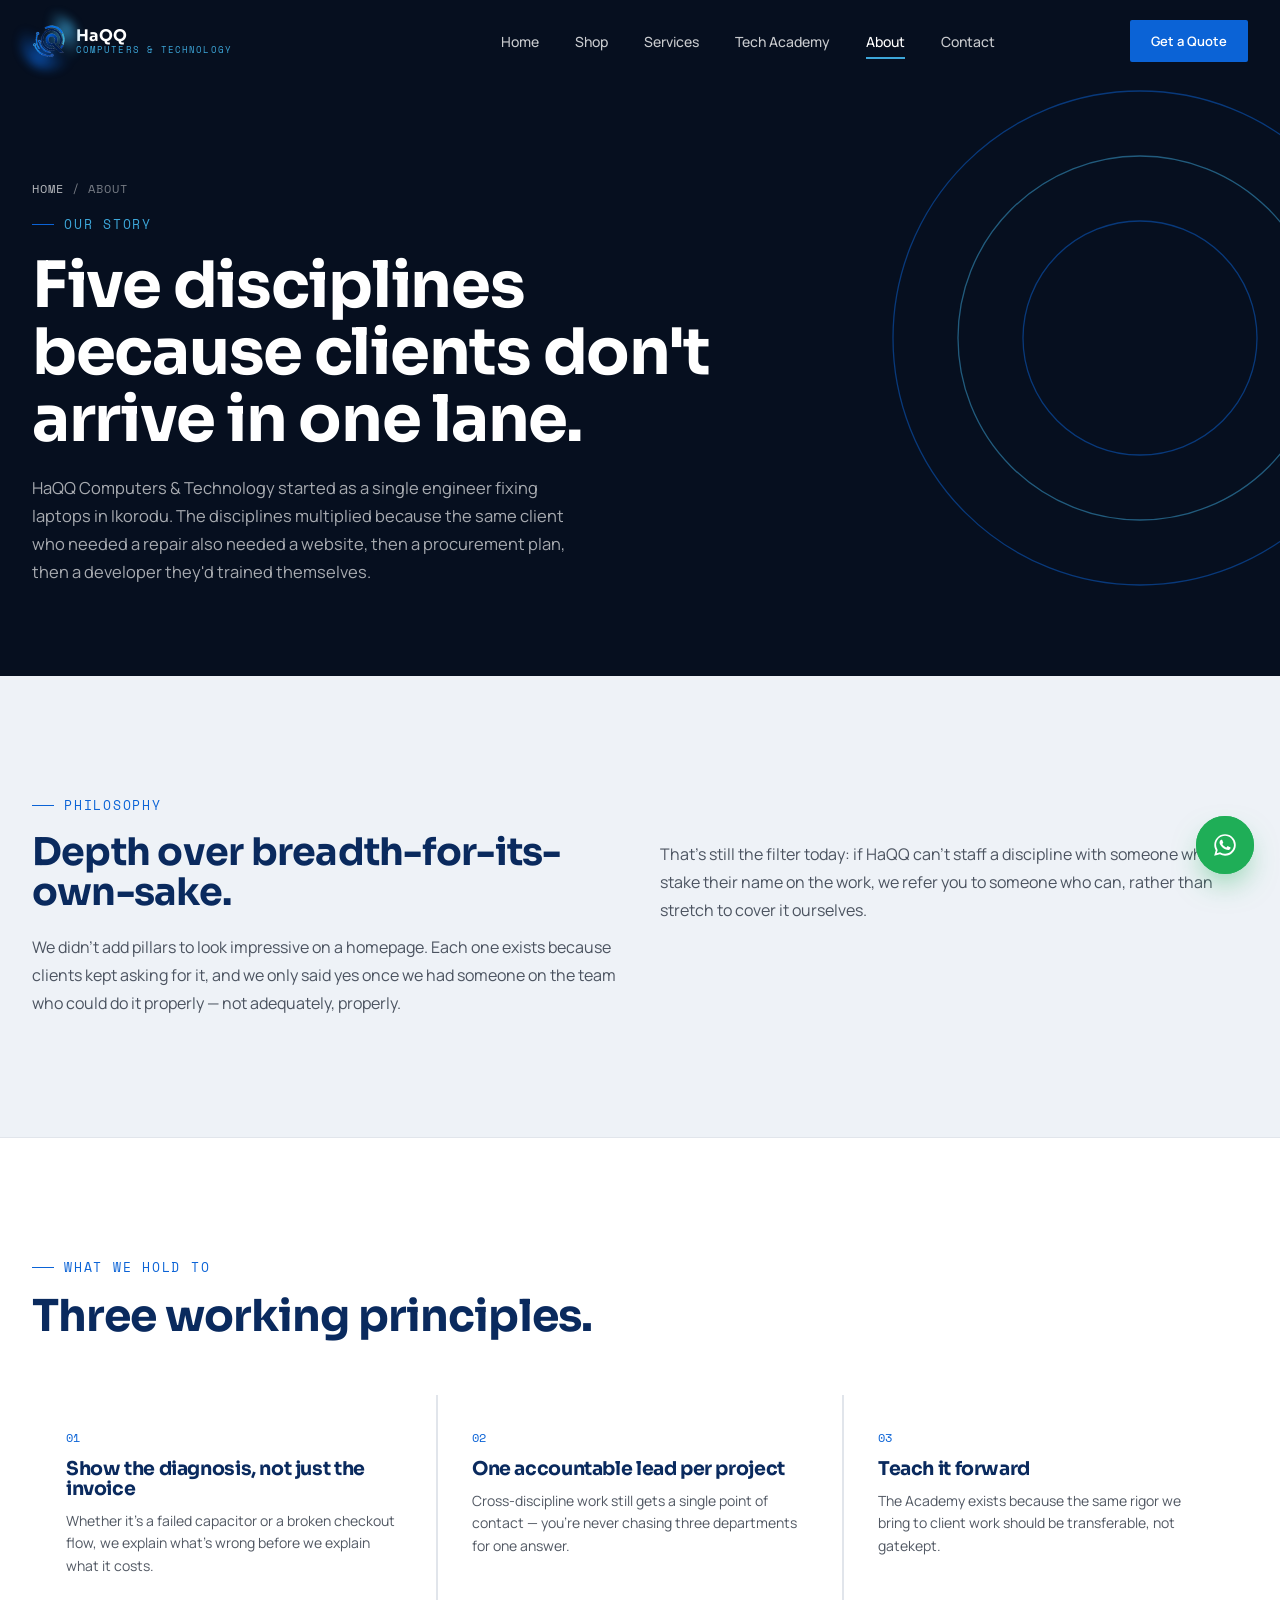
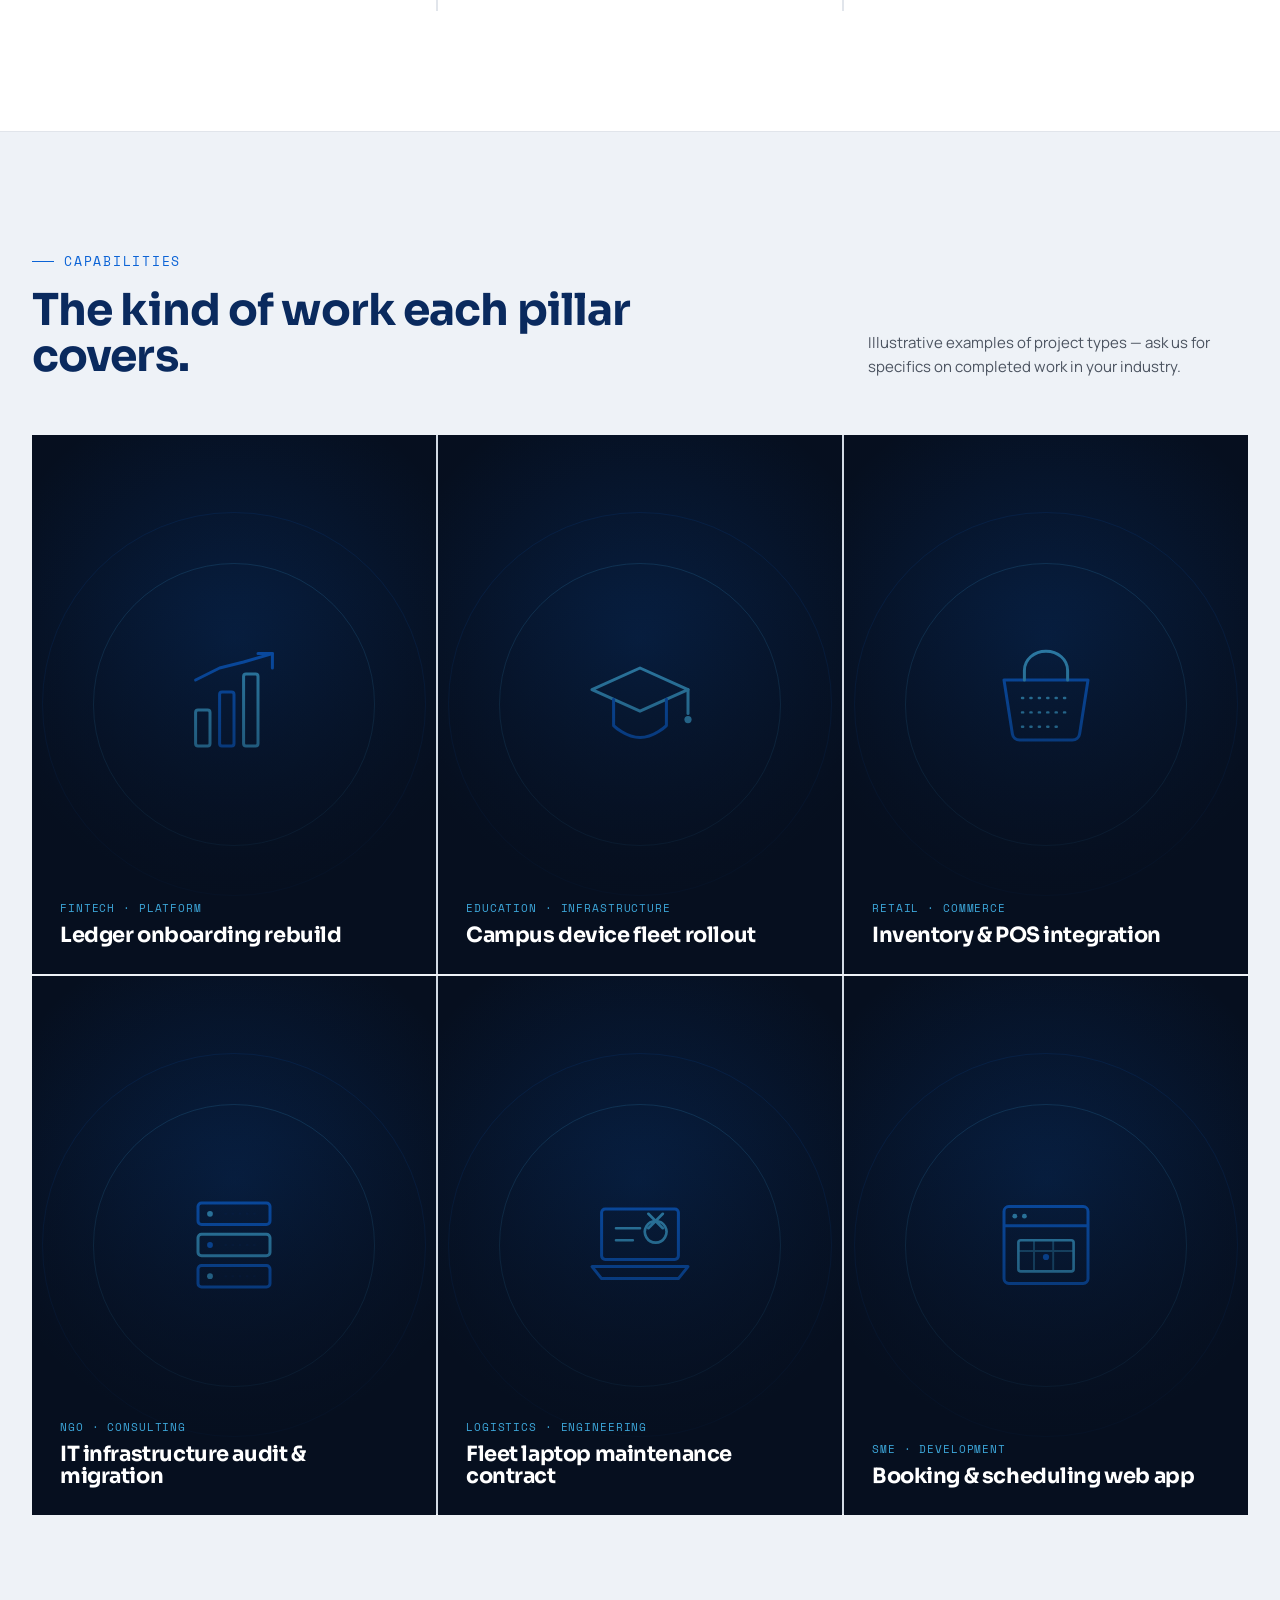
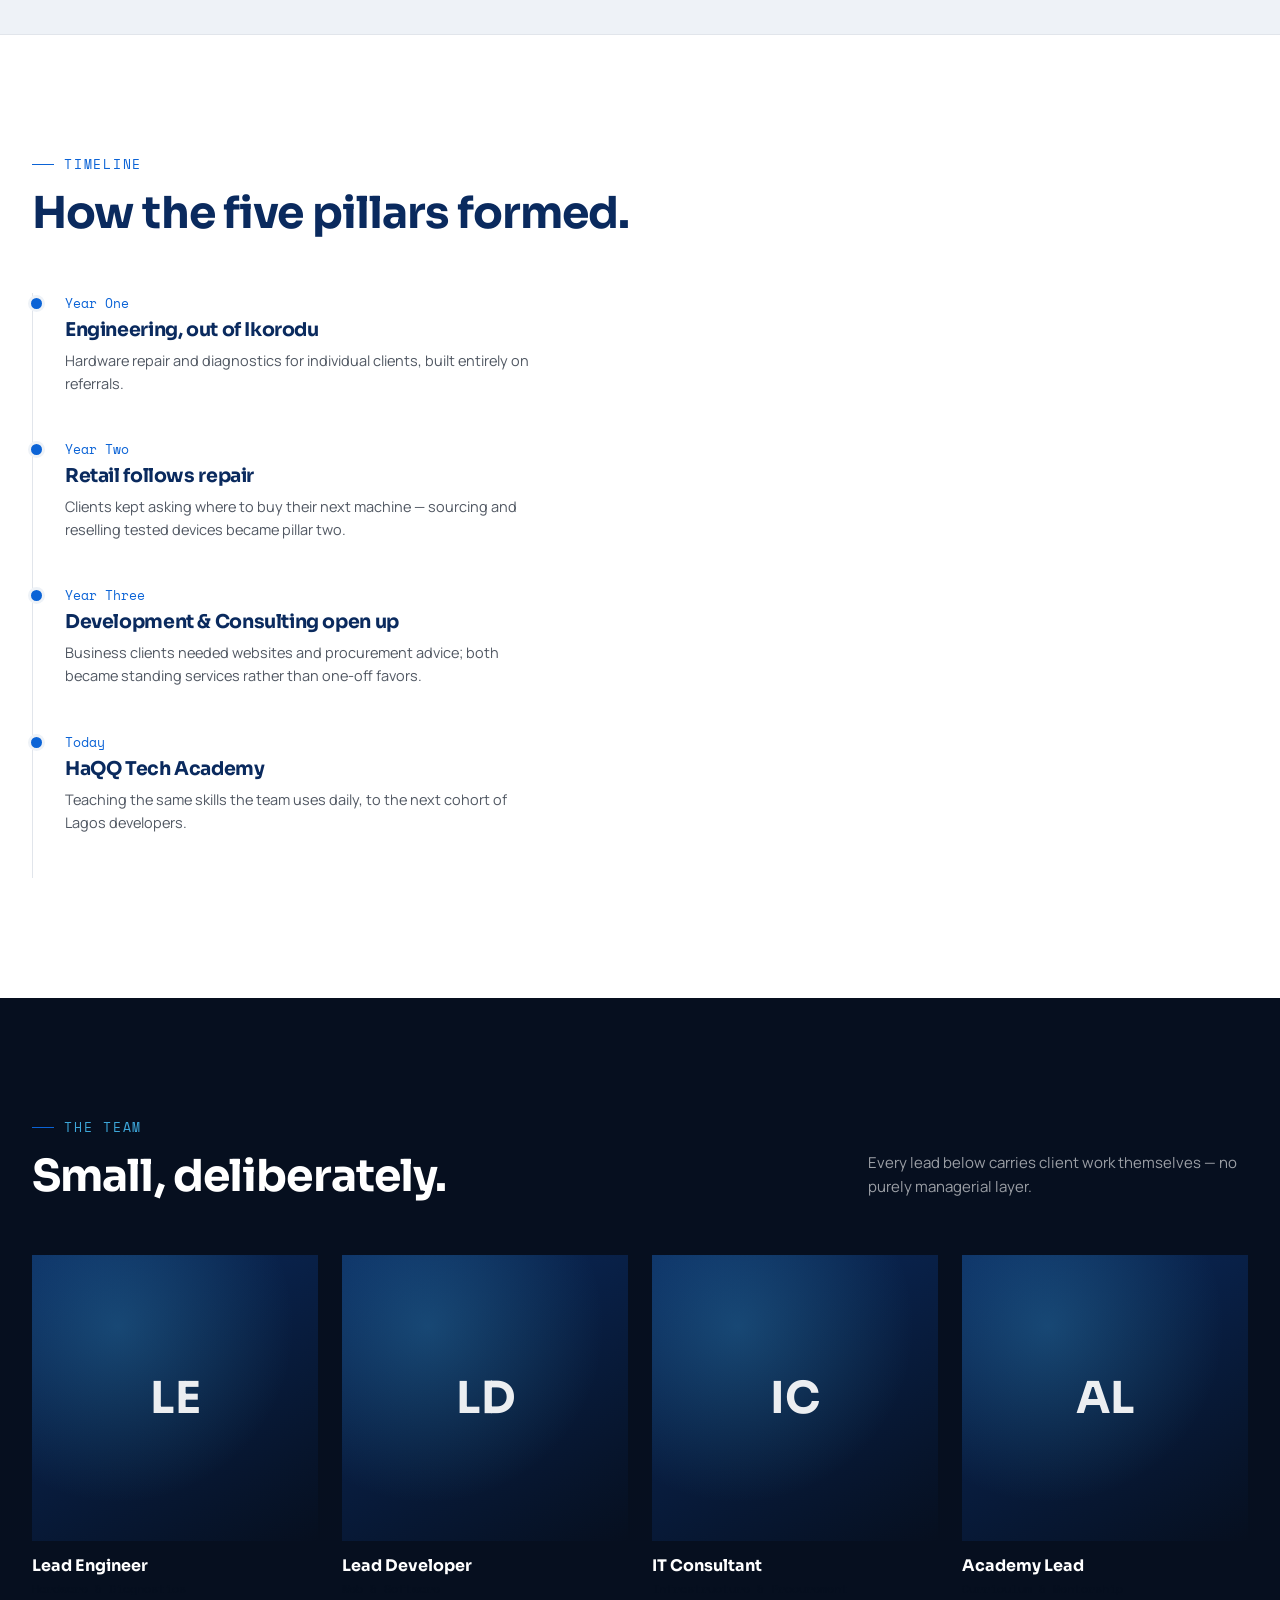
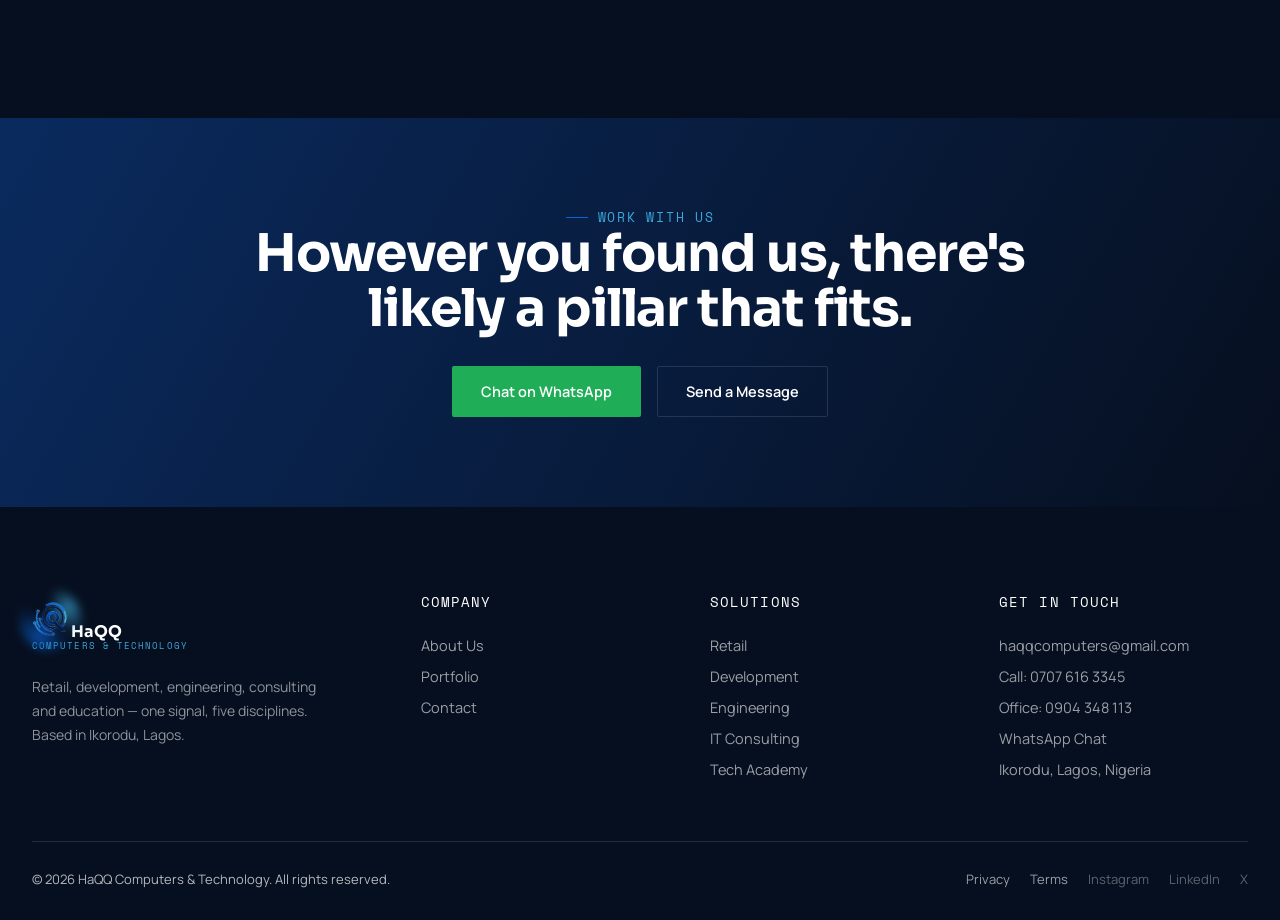
<file: about.html>
<!DOCTYPE html>
<html lang="en">
<head>
<meta charset="UTF-8">
<meta name="viewport" content="width=device-width, initial-scale=1.0">
<title>About Us & Portfolio | HaQQ Computers & Technology</title>
<meta name="description" content="The philosophy, team and portfolio behind HaQQ Computers & Technology, Lagos.">
<link rel="icon" href="assets/logo-icon.png">
<!-- Open Graph / social preview -->
<meta property="og:type" content="website">
<meta property="og:site_name" content="HaQQ Computers & Technology">
<meta property="og:title" content="About Us & Portfolio | HaQQ Computers & Technology">
<meta property="og:description" content="The philosophy, team and portfolio behind HaQQ Computers & Technology, Lagos.">
<meta property="og:url" content="https://haqqcomputers.netlify.app/about.html">
<meta property="og:image" content="https://haqqcomputers.netlify.app/assets/og-share.png">
<meta name="twitter:card" content="summary_large_image">
<meta name="twitter:title" content="About Us & Portfolio | HaQQ Computers & Technology">
<meta name="twitter:description" content="The philosophy, team and portfolio behind HaQQ Computers & Technology, Lagos.">
<meta name="twitter:image" content="https://haqqcomputers.netlify.app/assets/og-share.png">
<link rel="canonical" href="https://haqqcomputers.netlify.app/about.html">
<link rel="preconnect" href="https://fonts.googleapis.com">
<link href="https://fonts.googleapis.com/css2?family=Sora:wght@500;600;700;800&family=Manrope:wght@400;500;600;700&family=Space+Mono:wght@400;700&display=swap" rel="stylesheet">
<link rel="stylesheet" href="css/style.css">
</head>
<body>

<div id="preloader" aria-hidden="true">
  <div class="preloader-mark"><img src="assets/logo-icon.png" alt=""></div>
</div>


<nav class="site-nav">
  <div class="wrap">
    <a href="index.html" class="nav-logo">
      <span class="logo-orbit"><img src="assets/logo-icon.png" alt="HaQQ Computers & Technology logo"></span>
      <span class="lockup">HaQQ<span>COMPUTERS &amp; TECHNOLOGY</span></span>
    </a>
    <div class="nav-overlay"></div>
    <ul class="nav-links">
      <li><a href="index.html">Home</a></li>
      <li><a href="shop.html">Shop</a></li>
      <li><a href="services.html">Services</a></li>
      <li><a href="academy.html">Tech Academy</a></li>
      <li><a href="about.html" class="active">About</a></li>
      <li><a href="contact.html">Contact</a></li>
    </ul>
    <div class="nav-cta">
      <a href="contact.html" class="btn btn-primary btn-sm">Get a Quote</a>
      <button class="nav-burger" aria-label="Toggle menu"><span></span><span></span><span></span></button>
    </div>
  </div>
</nav>

<header class="page-hero">
  <svg class="ring-bg" viewBox="0 0 400 400" fill="none">
    <circle cx="200" cy="200" r="190" stroke="#0b63d6" stroke-width="1"/>
    <circle cx="200" cy="200" r="140" stroke="#3da7da" stroke-width="1"/>
    <circle cx="200" cy="200" r="90" stroke="#0b63d6" stroke-width="1"/>
  </svg>
  <div class="wrap">
    <div class="breadcrumb"><a href="index.html">Home</a> / About</div>
    <div class="eyebrow">Our Story</div>
    <h1>Five disciplines because clients don't arrive in one lane.</h1>
    <p>HaQQ Computers &amp; Technology started as a single engineer fixing laptops in Ikorodu. The disciplines multiplied because the same client who needed a repair also needed a website, then a procurement plan, then a developer they'd trained themselves.</p>
  </div>
</header>

<section class="section-pad">
  <div class="wrap grid-2">
    <div class="reveal">
      <div class="eyebrow">Philosophy</div>
      <h2 style="font-size:clamp(26px,3.2vw,38px); margin:18px 0 20px;">Depth over breadth-for-its-own-sake.</h2>
      <p style="color:var(--ink-70); line-height:1.75;">We didn't add pillars to look impressive on a homepage. Each one exists because clients kept asking for it, and we only said yes once we had someone on the team who could do it properly — not adequately, properly.</p>
    </div>
    <div class="reveal reveal-d1">
      <p style="color:var(--ink-70); line-height:1.75; margin-top:44px;">That's still the filter today: if HaQQ can't staff a discipline with someone who'd stake their name on the work, we refer you to someone who can, rather than stretch to cover it ourselves.</p>
    </div>
  </div>
</section>

<section class="section-pad" style="background:var(--paper); border-top:1px solid var(--line); border-bottom:1px solid var(--line);">
  <div class="wrap">
    <div class="section-head reveal">
      <div><div class="eyebrow">What We Hold To</div><h2>Three working principles.</h2></div>
    </div>
    <div class="value-grid">
      <div class="value-item reveal">
        <div class="n">01</div>
        <h4>Show the diagnosis, not just the invoice</h4>
        <p>Whether it's a failed capacitor or a broken checkout flow, we explain what's wrong before we explain what it costs.</p>
      </div>
      <div class="value-item reveal reveal-d1">
        <div class="n">02</div>
        <h4>One accountable lead per project</h4>
        <p>Cross-discipline work still gets a single point of contact — you're never chasing three departments for one answer.</p>
      </div>
      <div class="value-item reveal reveal-d2">
        <div class="n">03</div>
        <h4>Teach it forward</h4>
        <p>The Academy exists because the same rigor we bring to client work should be transferable, not gatekept.</p>
      </div>
    </div>
  </div>
</section>

<section class="section-pad" id="portfolio">
  <div class="wrap">
    <div class="section-head reveal">
      <div><div class="eyebrow">Capabilities</div><h2>The kind of work each pillar covers.</h2></div>
      <p>Illustrative examples of project types — ask us for specifics on completed work in your industry.</p>
    </div>
    <div class="portfolio-strip" style="margin:0;">
      <div class="portfolio-item reveal"><div class="icon-illustration"><div class="ring"></div><div class="ring r2"></div><svg viewBox="0 0 100 100" fill="none" xmlns="http://www.w3.org/2000/svg">
  <rect x="18" y="55" width="12" height="30" rx="2" stroke="#3da7da" stroke-width="2.5"/>
  <rect x="38" y="40" width="12" height="45" rx="2" stroke="#0b63d6" stroke-width="2.5"/>
  <rect x="58" y="25" width="12" height="60" rx="2" stroke="#3da7da" stroke-width="2.5"/>
  <path d="M18 30 L38 20 L58 15 L82 8" stroke="#0b63d6" stroke-width="2.5" stroke-linecap="round" stroke-linejoin="round"/>
  <path d="M70 8 L82 8 L82 20" stroke="#0b63d6" stroke-width="2.5" stroke-linecap="round" stroke-linejoin="round"/>
</svg></div><div class="content"><div class="tag-line">Fintech · Platform</div><h4>Ledger onboarding rebuild</h4></div></div>
      <div class="portfolio-item reveal reveal-d1"><div class="icon-illustration"><div class="ring"></div><div class="ring r2"></div><svg viewBox="0 0 100 100" fill="none" xmlns="http://www.w3.org/2000/svg">
  <path d="M10 38 L50 20 L90 38 L50 56 Z" stroke="#3da7da" stroke-width="2.5" stroke-linejoin="round"/>
  <path d="M28 46 V68 C28 68 38 78 50 78 C62 78 72 68 72 68 V46" stroke="#0b63d6" stroke-width="2.5" stroke-linecap="round" stroke-linejoin="round"/>
  <path d="M90 38 V58" stroke="#3da7da" stroke-width="2.5" stroke-linecap="round"/>
  <circle cx="90" cy="63" r="3" fill="#3da7da"/>
</svg></div><div class="content"><div class="tag-line">Education · Infrastructure</div><h4>Campus device fleet rollout</h4></div></div>
      <div class="portfolio-item reveal reveal-d2"><div class="icon-illustration"><div class="ring"></div><div class="ring r2"></div><svg viewBox="0 0 100 100" fill="none" xmlns="http://www.w3.org/2000/svg">
  <path d="M15 30 H85 L78 75 C77.5 78 75 80 72 80 H28 C25 80 22.5 78 22 75 L15 30 Z" stroke="#0b63d6" stroke-width="2.5" stroke-linejoin="round"/>
  <path d="M32 30 V22 C32 13 40 6 50 6 C60 6 68 13 68 22 V30" stroke="#3da7da" stroke-width="2.5" stroke-linecap="round"/>
  <path d="M30 45 H70 M30 57 H70 M30 69 H60" stroke="#3da7da" stroke-width="2" stroke-linecap="round" stroke-dasharray="1 6"/>
</svg></div><div class="content"><div class="tag-line">Retail · Commerce</div><h4>Inventory &amp; POS integration</h4></div></div>
    </div>
    <div class="portfolio-strip" style="margin-top:2px;">
      <div class="portfolio-item reveal"><div class="icon-illustration"><div class="ring"></div><div class="ring r2"></div><svg viewBox="0 0 100 100" fill="none" xmlns="http://www.w3.org/2000/svg">
  <rect x="20" y="15" width="60" height="18" rx="3" stroke="#0b63d6" stroke-width="2.5"/>
  <rect x="20" y="41" width="60" height="18" rx="3" stroke="#3da7da" stroke-width="2.5"/>
  <rect x="20" y="67" width="60" height="18" rx="3" stroke="#0b63d6" stroke-width="2.5"/>
  <circle cx="30" cy="24" r="2.4" fill="#3da7da"/>
  <circle cx="30" cy="50" r="2.4" fill="#0b63d6"/>
  <circle cx="30" cy="76" r="2.4" fill="#3da7da"/>
  <path d="M42 24 H68 M42 50 H68 M42 76 H68" stroke="currentColor" stroke-opacity=".35" stroke-width="1.6" stroke-dasharray="2 4"/>
</svg></div><div class="content"><div class="tag-line">NGO · Consulting</div><h4>IT infrastructure audit &amp; migration</h4></div></div>
      <div class="portfolio-item reveal reveal-d1"><div class="icon-illustration"><div class="ring"></div><div class="ring r2"></div><svg viewBox="0 0 100 100" fill="none" xmlns="http://www.w3.org/2000/svg">
  <rect x="18" y="20" width="64" height="42" rx="3" stroke="#0b63d6" stroke-width="2.5"/>
  <path d="M10 68 H90 L82 78 H18 Z" stroke="#0b63d6" stroke-width="2.5" stroke-linejoin="round"/>
  <path d="M63 30 a9 9 0 1 0 0.1 0 Z M63 30 L69 24 M63 30 L57 24 M63 30 L69 36 M63 30 L57 36" stroke="#3da7da" stroke-width="2.2" stroke-linecap="round" stroke-linejoin="round"/>
  <path d="M30 36 H50 M30 46 H44" stroke="#3da7da" stroke-width="2.2" stroke-linecap="round"/>
</svg></div><div class="content"><div class="tag-line">Logistics · Engineering</div><h4>Fleet laptop maintenance contract</h4></div></div>
      <div class="portfolio-item reveal reveal-d2"><div class="icon-illustration"><div class="ring"></div><div class="ring r2"></div><svg viewBox="0 0 100 100" fill="none" xmlns="http://www.w3.org/2000/svg">
  <rect x="15" y="18" width="70" height="64" rx="4" stroke="#0b63d6" stroke-width="2.5"/>
  <path d="M15 34 H85" stroke="#0b63d6" stroke-width="2.5"/>
  <circle cx="24" cy="26" r="2" fill="#3da7da"/>
  <circle cx="32" cy="26" r="2" fill="#3da7da"/>
  <rect x="27" y="46" width="46" height="26" rx="2" stroke="#3da7da" stroke-width="2.2"/>
  <path d="M27 55 H73 M40 46 V72 M56 46 V72" stroke="#3da7da" stroke-width="1.6" stroke-opacity=".5"/>
  <circle cx="50" cy="60" r="2.6" fill="#0b63d6"/>
</svg></div><div class="content"><div class="tag-line">SME · Development</div><h4>Booking &amp; scheduling web app</h4></div></div>
    </div>
  </div>
</section>

<section class="section-pad" style="background:var(--paper); border-top:1px solid var(--line);">
  <div class="wrap">
    <div class="section-head reveal">
      <div><div class="eyebrow">Timeline</div><h2>How the five pillars formed.</h2></div>
    </div>
    <div class="timeline">
      <div class="timeline-item reveal">
        <div class="yr">Year One</div>
        <h4>Engineering, out of Ikorodu</h4>
        <p>Hardware repair and diagnostics for individual clients, built entirely on referrals.</p>
      </div>
      <div class="timeline-item reveal reveal-d1">
        <div class="yr">Year Two</div>
        <h4>Retail follows repair</h4>
        <p>Clients kept asking where to buy their next machine — sourcing and reselling tested devices became pillar two.</p>
      </div>
      <div class="timeline-item reveal reveal-d2">
        <div class="yr">Year Three</div>
        <h4>Development &amp; Consulting open up</h4>
        <p>Business clients needed websites and procurement advice; both became standing services rather than one-off favors.</p>
      </div>
      <div class="timeline-item reveal reveal-d3">
        <div class="yr">Today</div>
        <h4>HaQQ Tech Academy</h4>
        <p>Teaching the same skills the team uses daily, to the next cohort of Lagos developers.</p>
      </div>
    </div>
  </div>
</section>

<section class="section-pad dark-section">
  <div class="wrap">
    <div class="section-head reveal">
      <div><div class="eyebrow" style="color:var(--cyan);">The Team</div><h2 style="color:#fff;">Small, deliberately.</h2></div>
      <p style="color:rgba(255,255,255,.6);">Every lead below carries client work themselves — no purely managerial layer.</p>
    </div>
    <div class="team-grid">
      <div class="team-card reveal"><div class="photo"><span class="initial">LE</span></div><h5>Lead Engineer</h5><span>Hardware &amp; Diagnostics</span></div>
      <div class="team-card reveal reveal-d1"><div class="photo"><span class="initial">LD</span></div><h5>Lead Developer</h5><span>Web &amp; Software</span></div>
      <div class="team-card reveal reveal-d2"><div class="photo"><span class="initial">IC</span></div><h5>IT Consultant</h5><span>Infrastructure &amp; Procurement</span></div>
      <div class="team-card reveal reveal-d3"><div class="photo"><span class="initial">AL</span></div><h5>Academy Lead</h5><span>Curriculum &amp; Mentorship</span></div>
    </div>
  </div>
</section>

<section class="cta-band">
  <div class="wrap">
    <div class="eyebrow reveal" style="justify-content:center; color:var(--cyan);">Work With Us</div>
    <h2 class="reveal">However you found us, there's likely a pillar that fits.</h2>
    <div class="cta-band-ctas reveal">
      <a href="#" data-wa="Hi HaQQ, I'd like to talk about a project." class="btn btn-wa">Chat on WhatsApp</a>
      <a href="contact.html" class="btn btn-ghost-dark">Send a Message</a>
    </div>
  </div>
</section>

<footer class="site-footer">
  <div class="wrap">
    <div class="footer-grid">
      <div>
        <a href="index.html" class="nav-logo" style="margin-bottom:18px;">
          <span class="logo-orbit" style="width:36px;height:36px;"><img src="assets/logo-icon.png" alt="HaQQ logo" style="height:36px;"></span>
          <span class="lockup">HaQQ<span>COMPUTERS &amp; TECHNOLOGY</span></span>
        </a>
        <p style="font-size:14px; line-height:1.7; max-width:32ch; color:rgba(255,255,255,.55); margin-top:14px;">Retail, development, engineering, consulting and education — one signal, five disciplines. Based in Ikorodu, Lagos.</p>
      </div>
      <div>
        <h4>Company</h4>
        <a href="about.html">About Us</a>
        <a href="about.html#portfolio">Portfolio</a>
        <a href="contact.html">Contact</a>
      </div>
      <div>
        <h4>Solutions</h4>
        <a href="shop.html">Retail</a>
        <a href="services.html">Development</a>
        <a href="services.html">Engineering</a>
        <a href="services.html">IT Consulting</a>
        <a href="academy.html">Tech Academy</a>
      </div>
      <div>
        <h4>Get in Touch</h4>
        <a href="mailto:haqqcomputers@gmail.com">haqqcomputers@gmail.com</a>
        <a href="tel:+2347076163345">Call: 0707 616 3345</a>
        <a href="tel:+2340904348113">Office: 0904 348 113</a>
        <a href="#" data-wa="Hi HaQQ, I'd like to talk about a project.">WhatsApp Chat</a>
        <a href="#">Ikorodu, Lagos, Nigeria</a>
      </div>
    </div>
    <div style="display:flex; justify-content:space-between; align-items:center; padding-top:28px; flex-wrap:wrap; gap:12px;">
      <span style="font-size:13px;">© <span class="js-year"></span> HaQQ Computers &amp; Technology. All rights reserved.</span>
      <div style="display:flex; gap:20px; align-items:center;">
        <a href="privacy.html" style="padding:0; font-size:13px;">Privacy</a>
        <a href="terms.html" style="padding:0; font-size:13px;">Terms</a>
        <span style="font-size:13px; color:rgba(255,255,255,.35);" title="Social profiles launching soon">Instagram</span>
        <span style="font-size:13px; color:rgba(255,255,255,.35);" title="Social profiles launching soon">LinkedIn</span>
        <span style="font-size:13px; color:rgba(255,255,255,.35);" title="Social profiles launching soon">X</span>
      </div>
    </div>
  </div>
</footer>

<a href="#" data-wa="Hi HaQQ, I'd like to talk about a project." class="wa-float" aria-label="Chat on WhatsApp">
  <svg width="26" height="26" viewBox="0 0 24 24" fill="currentColor"><path d="M12.04 2C6.58 2 2.13 6.45 2.13 11.91c0 1.75.46 3.44 1.34 4.93L2 22l5.28-1.39a9.9 9.9 0 004.76 1.21h.01c5.46 0 9.9-4.45 9.9-9.91C22 6.45 17.5 2 12.04 2zm0 18.06h-.01a8.24 8.24 0 01-4.2-1.15l-.3-.18-3.13.82.84-3.05-.2-.31a8.22 8.22 0 01-1.26-4.38c0-4.55 3.7-8.25 8.26-8.25 2.2 0 4.27.86 5.83 2.42a8.19 8.19 0 012.42 5.84c0 4.55-3.71 8.24-8.25 8.24zm4.52-6.16c-.25-.12-1.47-.72-1.7-.81-.23-.08-.39-.12-.56.13-.17.25-.64.81-.78.97-.14.17-.29.19-.53.06-.25-.12-1.05-.39-2-1.23-.74-.66-1.24-1.47-1.39-1.72-.14-.25-.02-.38.11-.51.11-.11.25-.29.37-.43.12-.15.16-.25.25-.42.08-.17.04-.31-.02-.44-.06-.12-.56-1.35-.77-1.85-.2-.48-.41-.42-.56-.43-.14-.01-.31-.01-.48-.01a.92.92 0 00-.67.31c-.23.25-.87.85-.87 2.08s.89 2.41 1.02 2.58c.12.17 1.75 2.67 4.25 3.74.59.26 1.06.41 1.42.52.6.19 1.14.16 1.57.1.48-.07 1.47-.6 1.68-1.18.21-.58.21-1.08.14-1.18-.06-.11-.23-.17-.48-.29z"/></svg>
</a>

<script src="js/main.js"></script>
</body>
</html>
</file>
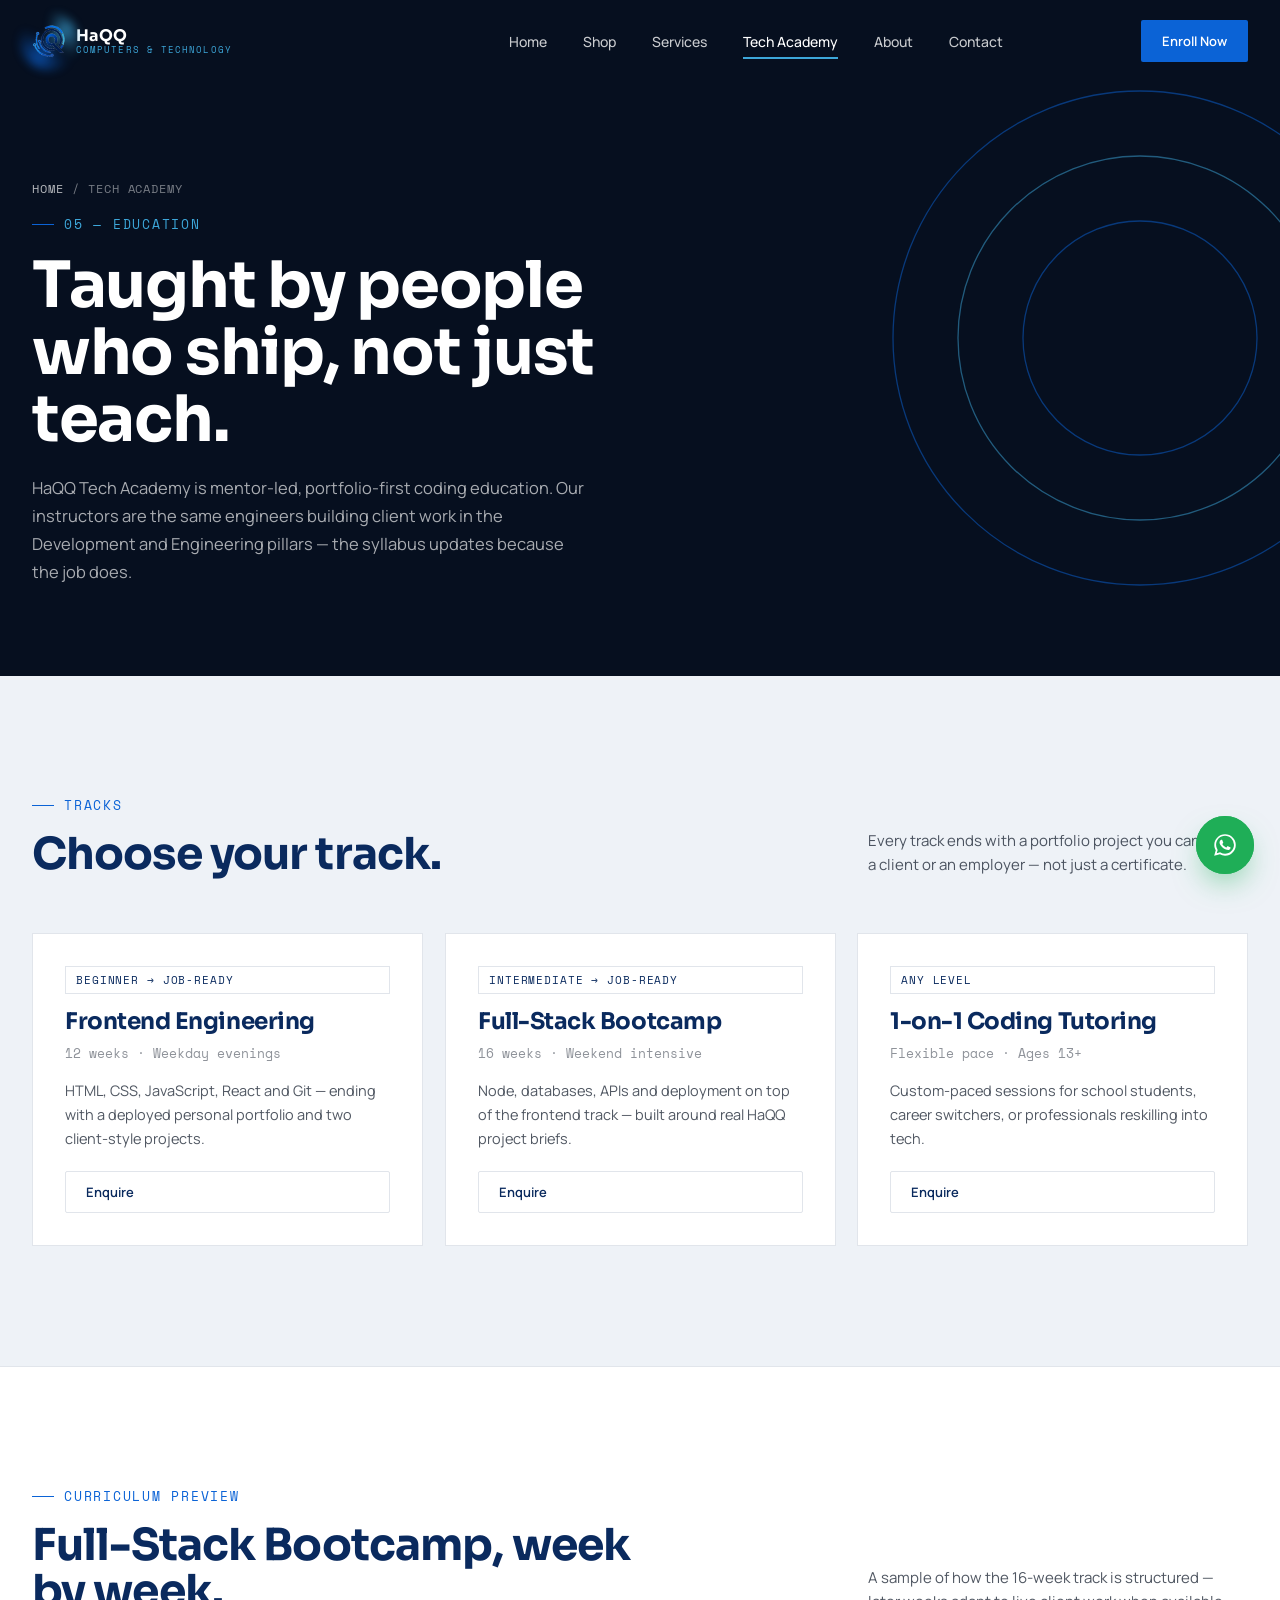
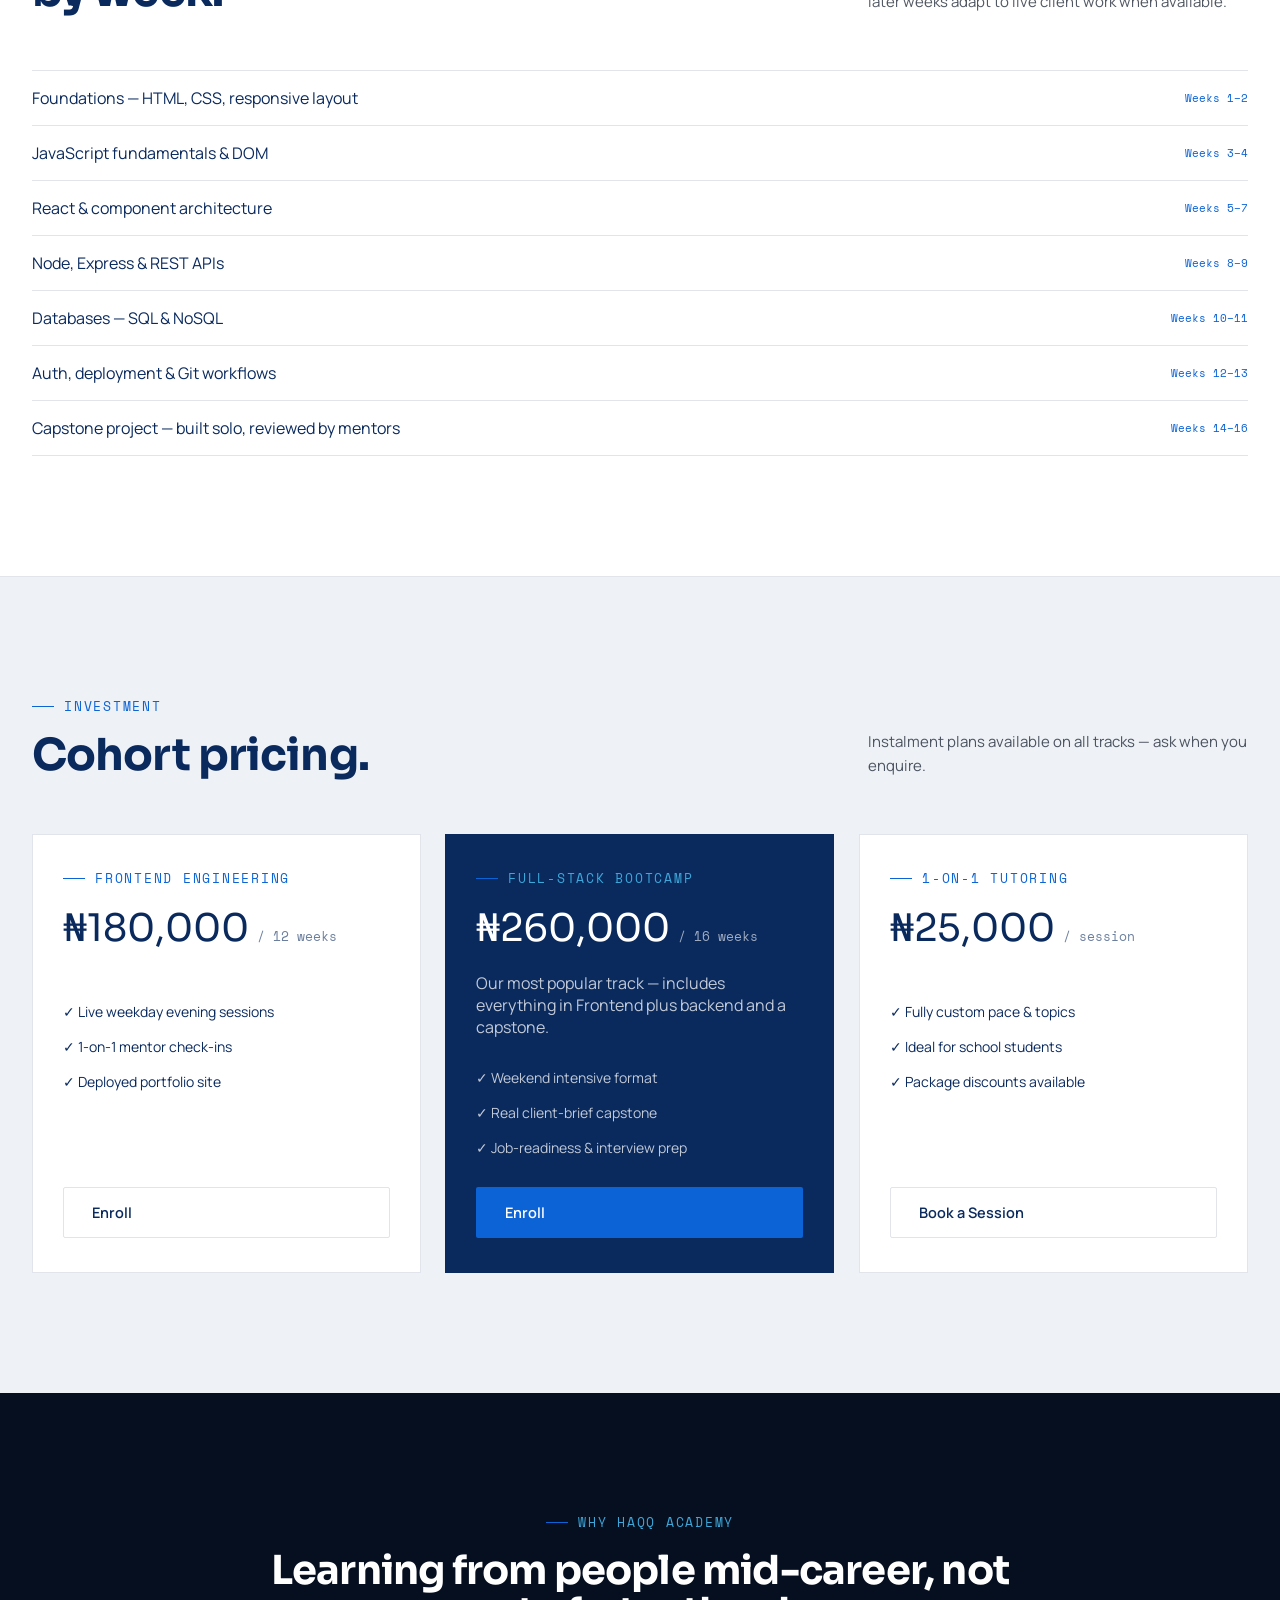
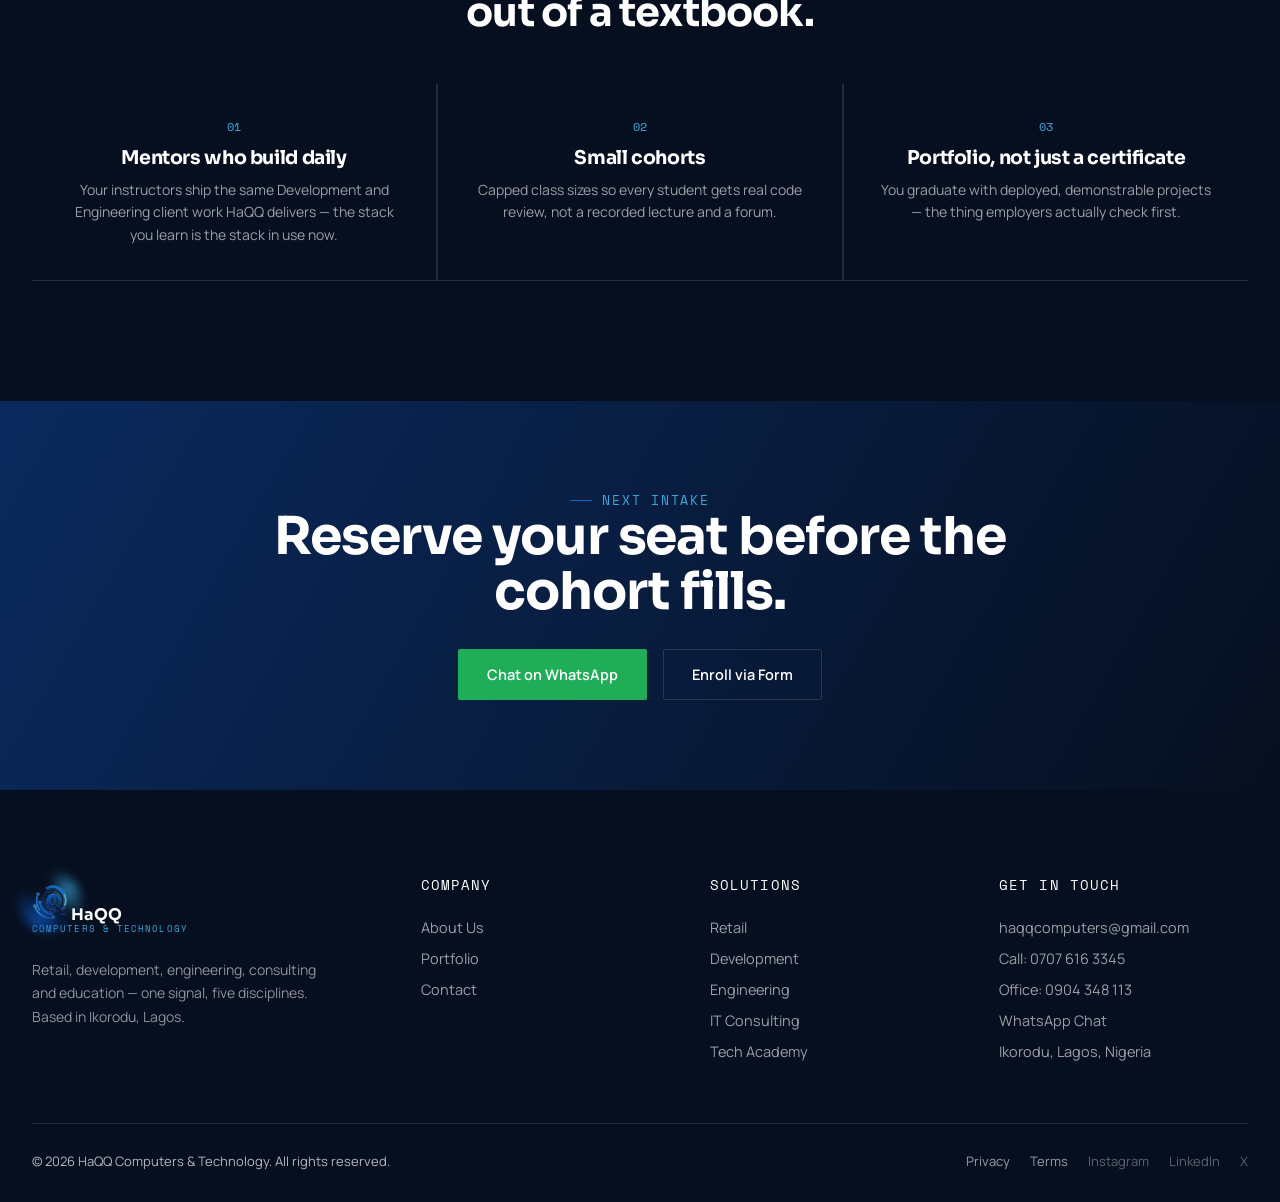
<file: academy.html>
<!DOCTYPE html>
<html lang="en">
<head>
<meta charset="UTF-8">
<meta name="viewport" content="width=device-width, initial-scale=1.0">
<title>Tech Academy — Coding Tutoring & Bootcamps | HaQQ</title>
<meta name="description" content="Mentor-led coding tutoring and bootcamps from HaQQ Tech Academy, Lagos.">
<link rel="icon" href="assets/logo-icon.png">
<!-- Open Graph / social preview -->
<meta property="og:type" content="website">
<meta property="og:site_name" content="HaQQ Computers & Technology">
<meta property="og:title" content="Tech Academy — Coding Tutoring & Bootcamps | HaQQ">
<meta property="og:description" content="Mentor-led coding tutoring and bootcamps from HaQQ Tech Academy, Lagos.">
<meta property="og:url" content="https://haqqcomputers.netlify.app/academy.html">
<meta property="og:image" content="https://haqqcomputers.netlify.app/assets/og-share.png">
<meta name="twitter:card" content="summary_large_image">
<meta name="twitter:title" content="Tech Academy — Coding Tutoring & Bootcamps | HaQQ">
<meta name="twitter:description" content="Mentor-led coding tutoring and bootcamps from HaQQ Tech Academy, Lagos.">
<meta name="twitter:image" content="https://haqqcomputers.netlify.app/assets/og-share.png">
<link rel="canonical" href="https://haqqcomputers.netlify.app/academy.html">
<link rel="preconnect" href="https://fonts.googleapis.com">
<link href="https://fonts.googleapis.com/css2?family=Sora:wght@500;600;700;800&family=Manrope:wght@400;500;600;700&family=Space+Mono:wght@400;700&display=swap" rel="stylesheet">
<link rel="stylesheet" href="css/style.css">
</head>
<body>

<div id="preloader" aria-hidden="true">
  <div class="preloader-mark"><img src="assets/logo-icon.png" alt=""></div>
</div>


<nav class="site-nav">
  <div class="wrap">
    <a href="index.html" class="nav-logo">
      <span class="logo-orbit"><img src="assets/logo-icon.png" alt="HaQQ Computers & Technology logo"></span>
      <span class="lockup">HaQQ<span>COMPUTERS &amp; TECHNOLOGY</span></span>
    </a>
    <div class="nav-overlay"></div>
    <ul class="nav-links">
      <li><a href="index.html">Home</a></li>
      <li><a href="shop.html">Shop</a></li>
      <li><a href="services.html">Services</a></li>
      <li><a href="academy.html" class="active">Tech Academy</a></li>
      <li><a href="about.html">About</a></li>
      <li><a href="contact.html">Contact</a></li>
    </ul>
    <div class="nav-cta">
      <a href="contact.html" class="btn btn-primary btn-sm">Enroll Now</a>
      <button class="nav-burger" aria-label="Toggle menu"><span></span><span></span><span></span></button>
    </div>
  </div>
</nav>

<header class="page-hero">
  <svg class="ring-bg" viewBox="0 0 400 400" fill="none">
    <circle cx="200" cy="200" r="190" stroke="#0b63d6" stroke-width="1"/>
    <circle cx="200" cy="200" r="140" stroke="#3da7da" stroke-width="1"/>
    <circle cx="200" cy="200" r="90" stroke="#0b63d6" stroke-width="1"/>
  </svg>
  <div class="wrap">
    <div class="breadcrumb"><a href="index.html">Home</a> / Tech Academy</div>
    <div class="eyebrow">05 — Education</div>
    <h1>Taught by people who ship, not just teach.</h1>
    <p>HaQQ Tech Academy is mentor-led, portfolio-first coding education. Our instructors are the same engineers building client work in the Development and Engineering pillars — the syllabus updates because the job does.</p>
  </div>
</header>

<section class="section-pad">
  <div class="wrap">
    <div class="section-head reveal">
      <div><div class="eyebrow">Tracks</div><h2>Choose your track.</h2></div>
      <p>Every track ends with a portfolio project you can show a client or an employer — not just a certificate.</p>
    </div>
    <div class="matrix matrix-3col">
      <div class="track-card card reveal">
        <span class="tag">Beginner → Job-Ready</span>
        <h3>Frontend Engineering</h3>
        <div class="duration">12 weeks · Weekday evenings</div>
        <p style="font-size:14.5px; color:var(--ink-70); line-height:1.65; flex:1;">HTML, CSS, JavaScript, React and Git — ending with a deployed personal portfolio and two client-style projects.</p>
        <a href="contact.html" class="btn btn-ghost btn-sm" style="margin-top:20px;">Enquire</a>
      </div>
      <div class="track-card card reveal reveal-d1">
        <span class="tag">Intermediate → Job-Ready</span>
        <h3>Full-Stack Bootcamp</h3>
        <div class="duration">16 weeks · Weekend intensive</div>
        <p style="font-size:14.5px; color:var(--ink-70); line-height:1.65; flex:1;">Node, databases, APIs and deployment on top of the frontend track — built around real HaQQ project briefs.</p>
        <a href="contact.html" class="btn btn-ghost btn-sm" style="margin-top:20px;">Enquire</a>
      </div>
      <div class="track-card card reveal reveal-d2">
        <span class="tag">Any Level</span>
        <h3>1-on-1 Coding Tutoring</h3>
        <div class="duration">Flexible pace · Ages 13+</div>
        <p style="font-size:14.5px; color:var(--ink-70); line-height:1.65; flex:1;">Custom-paced sessions for school students, career switchers, or professionals reskilling into tech.</p>
        <a href="contact.html" class="btn btn-ghost btn-sm" style="margin-top:20px;">Enquire</a>
      </div>
    </div>
  </div>
</section>

<section class="section-pad" style="background:var(--paper); border-top:1px solid var(--line); border-bottom:1px solid var(--line);">
  <div class="wrap">
    <div class="section-head reveal">
      <div><div class="eyebrow">Curriculum Preview</div><h2>Full-Stack Bootcamp, week by week.</h2></div>
      <p>A sample of how the 16-week track is structured — later weeks adapt to live client work when available.</p>
    </div>
    <div>
      <div class="curriculum-item reveal"><span>Foundations — HTML, CSS, responsive layout</span><span class="week-tag">Weeks 1–2</span></div>
      <div class="curriculum-item reveal"><span>JavaScript fundamentals &amp; DOM</span><span class="week-tag">Weeks 3–4</span></div>
      <div class="curriculum-item reveal"><span>React &amp; component architecture</span><span class="week-tag">Weeks 5–7</span></div>
      <div class="curriculum-item reveal"><span>Node, Express &amp; REST APIs</span><span class="week-tag">Weeks 8–9</span></div>
      <div class="curriculum-item reveal"><span>Databases — SQL &amp; NoSQL</span><span class="week-tag">Weeks 10–11</span></div>
      <div class="curriculum-item reveal"><span>Auth, deployment &amp; Git workflows</span><span class="week-tag">Weeks 12–13</span></div>
      <div class="curriculum-item reveal"><span>Capstone project — built solo, reviewed by mentors</span><span class="week-tag">Weeks 14–16</span></div>
    </div>
  </div>
</section>

<section class="section-pad">
  <div class="wrap">
    <div class="section-head reveal">
      <div><div class="eyebrow">Investment</div><h2>Cohort pricing.</h2></div>
      <p>Instalment plans available on all tracks — ask when you enquire.</p>
    </div>
    <div class="plan-grid">
      <div class="plan-card card reveal">
        <div class="eyebrow">Frontend Engineering</div>
        <div class="plan-price">₦180,000<span> / 12 weeks</span></div>
        <ul>
          <li>✓ Live weekday evening sessions</li>
          <li>✓ 1-on-1 mentor check-ins</li>
          <li>✓ Deployed portfolio site</li>
        </ul>
        <a href="contact.html" class="btn btn-ghost">Enroll</a>
      </div>
      <div class="plan-card card featured reveal reveal-d1">
        <div class="eyebrow">Full-Stack Bootcamp</div>
        <div class="plan-price">₦260,000<span> / 16 weeks</span></div>
        <p>Our most popular track — includes everything in Frontend plus backend and a capstone.</p>
        <ul>
          <li>✓ Weekend intensive format</li>
          <li>✓ Real client-brief capstone</li>
          <li>✓ Job-readiness &amp; interview prep</li>
        </ul>
        <a href="contact.html" class="btn btn-primary">Enroll</a>
      </div>
      <div class="plan-card card reveal reveal-d2">
        <div class="eyebrow">1-on-1 Tutoring</div>
        <div class="plan-price">₦25,000<span> / session</span></div>
        <ul>
          <li>✓ Fully custom pace &amp; topics</li>
          <li>✓ Ideal for school students</li>
          <li>✓ Package discounts available</li>
        </ul>
        <a href="contact.html" class="btn btn-ghost">Book a Session</a>
      </div>
    </div>
  </div>
</section>

<section class="section-pad dark-section">
  <div class="wrap" style="text-align:center;">
    <div class="eyebrow reveal" style="justify-content:center;">Why HaQQ Academy</div>
    <h2 class="reveal" style="color:#fff; font-size:clamp(26px,3.4vw,40px); margin:18px auto 50px; max-width:26ch;">Learning from people mid-career, not out of a textbook.</h2>
    <div class="value-grid" style="background:var(--line-dark);">
      <div class="value-item reveal" style="background:var(--ink);">
        <div class="n" style="color:var(--cyan);">01</div>
        <h4 style="color:#fff;">Mentors who build daily</h4>
        <p style="color:rgba(255,255,255,.6);">Your instructors ship the same Development and Engineering client work HaQQ delivers — the stack you learn is the stack in use now.</p>
      </div>
      <div class="value-item reveal reveal-d1" style="background:var(--ink);">
        <div class="n" style="color:var(--cyan);">02</div>
        <h4 style="color:#fff;">Small cohorts</h4>
        <p style="color:rgba(255,255,255,.6);">Capped class sizes so every student gets real code review, not a recorded lecture and a forum.</p>
      </div>
      <div class="value-item reveal reveal-d2" style="background:var(--ink);">
        <div class="n" style="color:var(--cyan);">03</div>
        <h4 style="color:#fff;">Portfolio, not just a certificate</h4>
        <p style="color:rgba(255,255,255,.6);">You graduate with deployed, demonstrable projects — the thing employers actually check first.</p>
      </div>
    </div>
  </div>
</section>

<section class="cta-band">
  <div class="wrap">
    <div class="eyebrow reveal" style="justify-content:center; color:var(--cyan);">Next Intake</div>
    <h2 class="reveal">Reserve your seat before the cohort fills.</h2>
    <div class="cta-band-ctas reveal">
      <a href="#" data-wa="Hi HaQQ, I'd like to enroll in the Tech Academy." class="btn btn-wa">Chat on WhatsApp</a>
      <a href="contact.html" class="btn btn-ghost-dark">Enroll via Form</a>
    </div>
  </div>
</section>

<footer class="site-footer">
  <div class="wrap">
    <div class="footer-grid">
      <div>
        <a href="index.html" class="nav-logo" style="margin-bottom:18px;">
          <span class="logo-orbit" style="width:36px;height:36px;"><img src="assets/logo-icon.png" alt="HaQQ logo" style="height:36px;"></span>
          <span class="lockup">HaQQ<span>COMPUTERS &amp; TECHNOLOGY</span></span>
        </a>
        <p style="font-size:14px; line-height:1.7; max-width:32ch; color:rgba(255,255,255,.55); margin-top:14px;">Retail, development, engineering, consulting and education — one signal, five disciplines. Based in Ikorodu, Lagos.</p>
      </div>
      <div>
        <h4>Company</h4>
        <a href="about.html">About Us</a>
        <a href="about.html#portfolio">Portfolio</a>
        <a href="contact.html">Contact</a>
      </div>
      <div>
        <h4>Solutions</h4>
        <a href="shop.html">Retail</a>
        <a href="services.html">Development</a>
        <a href="services.html">Engineering</a>
        <a href="services.html">IT Consulting</a>
        <a href="academy.html">Tech Academy</a>
      </div>
      <div>
        <h4>Get in Touch</h4>
        <a href="mailto:haqqcomputers@gmail.com">haqqcomputers@gmail.com</a>
        <a href="tel:+2347076163345">Call: 0707 616 3345</a>
        <a href="tel:+2340904348113">Office: 0904 348 113</a>
        <a href="#" data-wa="Hi HaQQ, I'd like to talk about a project.">WhatsApp Chat</a>
        <a href="#">Ikorodu, Lagos, Nigeria</a>
      </div>
    </div>
    <div style="display:flex; justify-content:space-between; align-items:center; padding-top:28px; flex-wrap:wrap; gap:12px;">
      <span style="font-size:13px;">© <span class="js-year"></span> HaQQ Computers &amp; Technology. All rights reserved.</span>
      <div style="display:flex; gap:20px; align-items:center;">
        <a href="privacy.html" style="padding:0; font-size:13px;">Privacy</a>
        <a href="terms.html" style="padding:0; font-size:13px;">Terms</a>
        <span style="font-size:13px; color:rgba(255,255,255,.35);" title="Social profiles launching soon">Instagram</span>
        <span style="font-size:13px; color:rgba(255,255,255,.35);" title="Social profiles launching soon">LinkedIn</span>
        <span style="font-size:13px; color:rgba(255,255,255,.35);" title="Social profiles launching soon">X</span>
      </div>
    </div>
  </div>
</footer>

<a href="#" data-wa="Hi HaQQ, I'd like to enroll in the Tech Academy." class="wa-float" aria-label="Chat on WhatsApp">
  <svg width="26" height="26" viewBox="0 0 24 24" fill="currentColor"><path d="M12.04 2C6.58 2 2.13 6.45 2.13 11.91c0 1.75.46 3.44 1.34 4.93L2 22l5.28-1.39a9.9 9.9 0 004.76 1.21h.01c5.46 0 9.9-4.45 9.9-9.91C22 6.45 17.5 2 12.04 2zm0 18.06h-.01a8.24 8.24 0 01-4.2-1.15l-.3-.18-3.13.82.84-3.05-.2-.31a8.22 8.22 0 01-1.26-4.38c0-4.55 3.7-8.25 8.26-8.25 2.2 0 4.27.86 5.83 2.42a8.19 8.19 0 012.42 5.84c0 4.55-3.71 8.24-8.25 8.24zm4.52-6.16c-.25-.12-1.47-.72-1.7-.81-.23-.08-.39-.12-.56.13-.17.25-.64.81-.78.97-.14.17-.29.19-.53.06-.25-.12-1.05-.39-2-1.23-.74-.66-1.24-1.47-1.39-1.72-.14-.25-.02-.38.11-.51.11-.11.25-.29.37-.43.12-.15.16-.25.25-.42.08-.17.04-.31-.02-.44-.06-.12-.56-1.35-.77-1.85-.2-.48-.41-.42-.56-.43-.14-.01-.31-.01-.48-.01a.92.92 0 00-.67.31c-.23.25-.87.85-.87 2.08s.89 2.41 1.02 2.58c.12.17 1.75 2.67 4.25 3.74.59.26 1.06.41 1.42.52.6.19 1.14.16 1.57.1.48-.07 1.47-.6 1.68-1.18.21-.58.21-1.08.14-1.18-.06-.11-.23-.17-.48-.29z"/></svg>
</a>

<script src="js/main.js"></script>
</body>
</html>
</file>
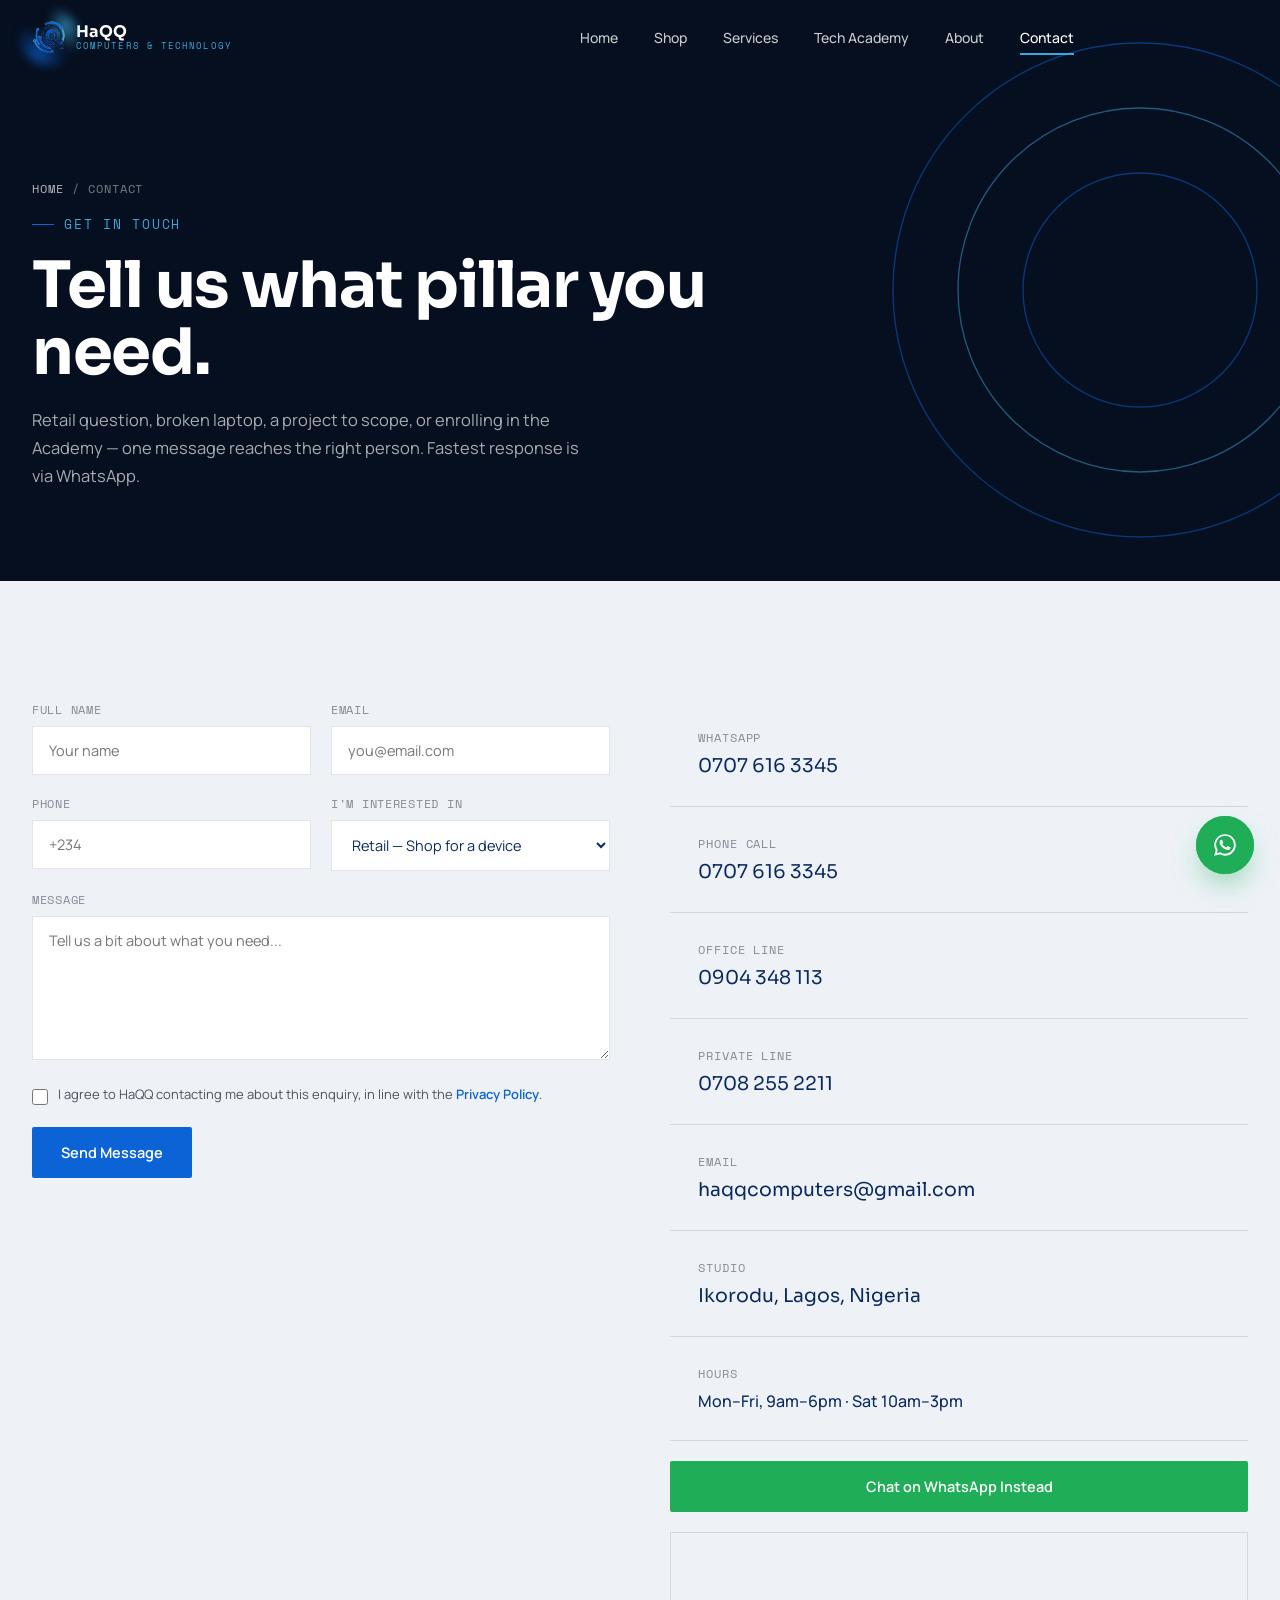
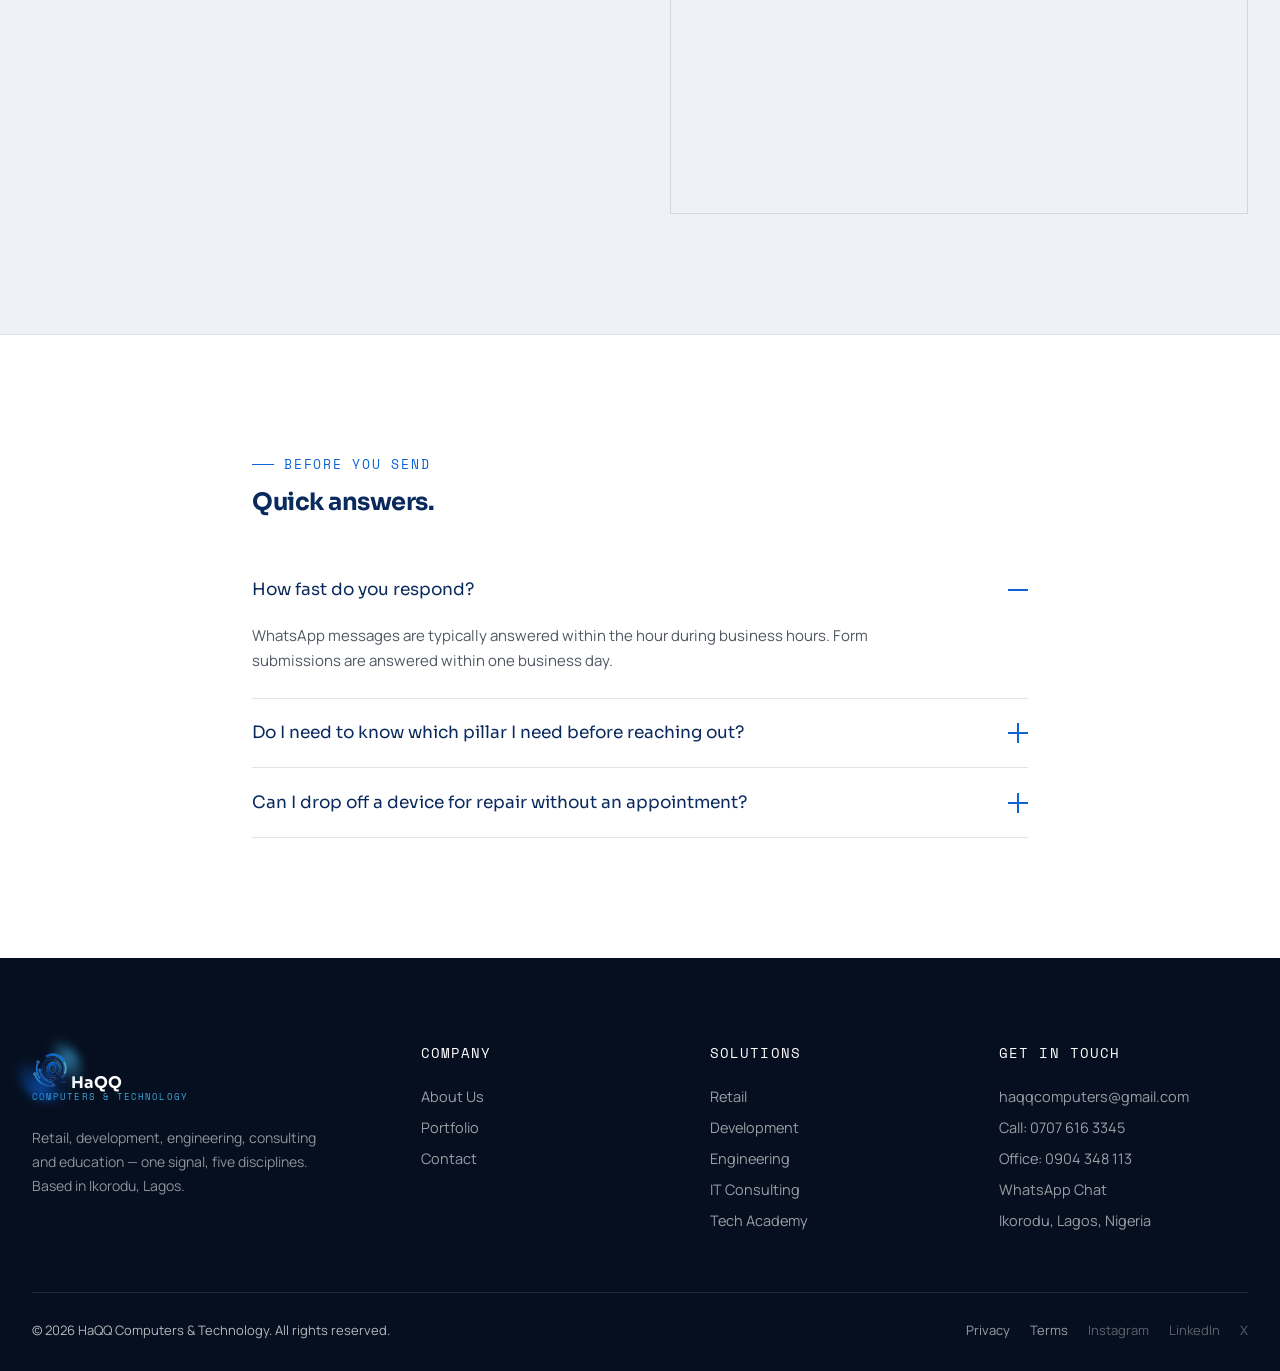
<file: contact.html>
<!DOCTYPE html>
<html lang="en">
<head>
<meta charset="UTF-8">
<meta name="viewport" content="width=device-width, initial-scale=1.0">
<title>Contact Us | HaQQ Computers & Technology</title>
<meta name="description" content="Get in touch with HaQQ Computers & Technology — Lagos, Nigeria.">
<link rel="icon" href="assets/logo-icon.png">
<!-- Open Graph / social preview -->
<meta property="og:type" content="website">
<meta property="og:site_name" content="HaQQ Computers & Technology">
<meta property="og:title" content="Contact Us | HaQQ Computers & Technology">
<meta property="og:description" content="Get in touch with HaQQ Computers & Technology — Lagos, Nigeria.">
<meta property="og:url" content="https://haqqcomputers.netlify.app/contact.html">
<meta property="og:image" content="https://haqqcomputers.netlify.app/assets/og-share.png">
<meta name="twitter:card" content="summary_large_image">
<meta name="twitter:title" content="Contact Us | HaQQ Computers & Technology">
<meta name="twitter:description" content="Get in touch with HaQQ Computers & Technology — Lagos, Nigeria.">
<meta name="twitter:image" content="https://haqqcomputers.netlify.app/assets/og-share.png">
<link rel="canonical" href="https://haqqcomputers.netlify.app/contact.html">
<link rel="preconnect" href="https://fonts.googleapis.com">
<link href="https://fonts.googleapis.com/css2?family=Sora:wght@500;600;700;800&family=Manrope:wght@400;500;600;700&family=Space+Mono:wght@400;700&display=swap" rel="stylesheet">
<link rel="stylesheet" href="css/style.css">
</head>
<body>

<div id="preloader" aria-hidden="true">
  <div class="preloader-mark"><img src="assets/logo-icon.png" alt=""></div>
</div>


<nav class="site-nav">
  <div class="wrap">
    <a href="index.html" class="nav-logo">
      <span class="logo-orbit"><img src="assets/logo-icon.png" alt="HaQQ Computers & Technology logo"></span>
      <span class="lockup">HaQQ<span>COMPUTERS &amp; TECHNOLOGY</span></span>
    </a>
    <div class="nav-overlay"></div>
    <ul class="nav-links">
      <li><a href="index.html">Home</a></li>
      <li><a href="shop.html">Shop</a></li>
      <li><a href="services.html">Services</a></li>
      <li><a href="academy.html">Tech Academy</a></li>
      <li><a href="about.html">About</a></li>
      <li><a href="contact.html" class="active">Contact</a></li>
    </ul>
    <div class="nav-cta">
      <button class="nav-burger" aria-label="Toggle menu"><span></span><span></span><span></span></button>
    </div>
  </div>
</nav>

<header class="page-hero">
  <svg class="ring-bg" viewBox="0 0 400 400" fill="none">
    <circle cx="200" cy="200" r="190" stroke="#0b63d6" stroke-width="1"/>
    <circle cx="200" cy="200" r="140" stroke="#3da7da" stroke-width="1"/>
    <circle cx="200" cy="200" r="90" stroke="#0b63d6" stroke-width="1"/>
  </svg>
  <div class="wrap">
    <div class="breadcrumb"><a href="index.html">Home</a> / Contact</div>
    <div class="eyebrow">Get In Touch</div>
    <h1>Tell us what pillar you need.</h1>
    <p>Retail question, broken laptop, a project to scope, or enrolling in the Academy — one message reaches the right person. Fastest response is via WhatsApp.</p>
  </div>
</header>

<section class="section-pad">
  <div class="wrap contact-grid">

    <div class="reveal">
      <form class="contact-form">
        <div class="form-row">
          <div class="form-field">
            <label for="name">Full Name</label>
            <input type="text" id="name" name="name" placeholder="Your name" required>
          </div>
          <div class="form-field">
            <label for="email">Email</label>
            <input type="email" id="email" name="email" placeholder="you@email.com" required>
          </div>
        </div>
        <div class="form-row">
          <div class="form-field">
            <label for="phone">Phone</label>
            <input type="tel" id="phone" name="phone" placeholder="+234">
          </div>
          <div class="form-field">
            <label for="pillar">I'm interested in</label>
            <select id="pillar" name="pillar">
              <option>Retail — Shop for a device</option>
              <option>Development — A web/software project</option>
              <option>Engineering — Repair or custom build</option>
              <option>Corporate — IT consultation</option>
              <option>Education — Tech Academy enrollment</option>
              <option>Something else</option>
            </select>
          </div>
        </div>
        <div class="form-field">
          <label for="message">Message</label>
          <textarea id="message" name="message" rows="6" placeholder="Tell us a bit about what you need..." required></textarea>
        </div>
        <label style="display:flex; align-items:flex-start; gap:10px; margin-bottom:22px; cursor:pointer;">
          <input type="checkbox" name="consent" required style="margin-top:4px; width:16px; height:16px; accent-color:var(--signal); flex-shrink:0;">
          <span style="font-size:13px; color:var(--ink-70); line-height:1.5;">I agree to HaQQ contacting me about this enquiry, in line with the <a href="privacy.html" style="color:var(--signal); font-weight:600;">Privacy Policy</a>.</span>
        </label>
        <button type="submit" class="btn btn-primary">Send Message</button>
        <p class="form-status"></p>
      </form>
    </div>

    <div class="reveal reveal-d1">
      <div class="contact-info-card">
        <div class="lbl">WhatsApp</div>
        <a href="#" data-wa="Hi HaQQ, I'd like to talk about a project.">0707 616 3345</a>
      </div>
      <div class="contact-info-card">
        <div class="lbl">Phone Call</div>
        <a href="tel:+2347076163345">0707 616 3345</a>
      </div>
      <div class="contact-info-card">
        <div class="lbl">Office Line</div>
        <a href="tel:+2340904348113">0904 348 113</a>
      </div>
      <div class="contact-info-card">
        <div class="lbl">Private Line</div>
        <a href="tel:+2347082552211">0708 255 2211</a>
      </div>
      <div class="contact-info-card">
        <div class="lbl">Email</div>
        <a href="mailto:haqqcomputers@gmail.com">haqqcomputers@gmail.com</a>
      </div>
      <div class="contact-info-card">
        <div class="lbl">Studio</div>
        <p>Ikorodu, Lagos, Nigeria</p>
      </div>
      <div class="contact-info-card">
        <div class="lbl">Hours</div>
        <p style="font-size:16px; font-family:var(--body); font-weight:500;">Mon–Fri, 9am–6pm · Sat 10am–3pm</p>
      </div>
      <a href="#" data-wa="Hi HaQQ, I'd like to talk about a project." class="btn btn-wa" style="margin-top:20px; width:100%; justify-content:center;">Chat on WhatsApp Instead</a>

      <div class="map-embed">
        <iframe
          src="https://maps.google.com/maps?q=Ikorodu,%20Lagos,%20Nigeria&t=&z=13&ie=UTF8&iwloc=&output=embed"
          width="100%" height="280" style="border:0;" allowfullscreen="" loading="lazy"
          referrerpolicy="no-referrer-when-downgrade"
          title="HaQQ Computers & Technology location — Ikorodu, Lagos">
        </iframe>
      </div>
    </div>

  </div>
</section>

<section class="section-pad" style="background:var(--paper); border-top:1px solid var(--line);">
  <div class="wrap" style="max-width:840px;">
    <div class="eyebrow reveal">Before You Send</div>
    <h2 class="reveal" style="margin:16px 0 40px;">Quick answers.</h2>
    <div class="accordion">
      <div class="accordion-item open reveal">
        <button class="accordion-trigger">How fast do you respond?<span class="plus"></span></button>
        <div class="accordion-panel"><p>WhatsApp messages are typically answered within the hour during business hours. Form submissions are answered within one business day.</p></div>
      </div>
      <div class="accordion-item reveal">
        <button class="accordion-trigger">Do I need to know which pillar I need before reaching out?<span class="plus"></span></button>
        <div class="accordion-panel"><p>No — describe the problem in plain terms and we'll route it to the right discipline, or combine a few if the project needs it.</p></div>
      </div>
      <div class="accordion-item reveal">
        <button class="accordion-trigger">Can I drop off a device for repair without an appointment?<span class="plus"></span></button>
        <div class="accordion-panel"><p>We recommend messaging first so a diagnostic slot is ready when you arrive — it saves you a wait on busy days.</p></div>
      </div>
    </div>
  </div>
</section>

<footer class="site-footer">
  <div class="wrap">
    <div class="footer-grid">
      <div>
        <a href="index.html" class="nav-logo" style="margin-bottom:18px;">
          <span class="logo-orbit" style="width:36px;height:36px;"><img src="assets/logo-icon.png" alt="HaQQ logo" style="height:36px;"></span>
          <span class="lockup">HaQQ<span>COMPUTERS &amp; TECHNOLOGY</span></span>
        </a>
        <p style="font-size:14px; line-height:1.7; max-width:32ch; color:rgba(255,255,255,.55); margin-top:14px;">Retail, development, engineering, consulting and education — one signal, five disciplines. Based in Ikorodu, Lagos.</p>
      </div>
      <div>
        <h4>Company</h4>
        <a href="about.html">About Us</a>
        <a href="about.html#portfolio">Portfolio</a>
        <a href="contact.html">Contact</a>
      </div>
      <div>
        <h4>Solutions</h4>
        <a href="shop.html">Retail</a>
        <a href="services.html">Development</a>
        <a href="services.html">Engineering</a>
        <a href="services.html">IT Consulting</a>
        <a href="academy.html">Tech Academy</a>
      </div>
      <div>
        <h4>Get in Touch</h4>
        <a href="mailto:haqqcomputers@gmail.com">haqqcomputers@gmail.com</a>
        <a href="tel:+2347076163345">Call: 0707 616 3345</a>
        <a href="tel:+2340904348113">Office: 0904 348 113</a>
        <a href="#" data-wa="Hi HaQQ, I'd like to talk about a project.">WhatsApp Chat</a>
        <a href="#">Ikorodu, Lagos, Nigeria</a>
      </div>
    </div>
    <div style="display:flex; justify-content:space-between; align-items:center; padding-top:28px; flex-wrap:wrap; gap:12px;">
      <span style="font-size:13px;">© <span class="js-year"></span> HaQQ Computers &amp; Technology. All rights reserved.</span>
      <div style="display:flex; gap:20px; align-items:center;">
        <a href="privacy.html" style="padding:0; font-size:13px;">Privacy</a>
        <a href="terms.html" style="padding:0; font-size:13px;">Terms</a>
        <span style="font-size:13px; color:rgba(255,255,255,.35);" title="Social profiles launching soon">Instagram</span>
        <span style="font-size:13px; color:rgba(255,255,255,.35);" title="Social profiles launching soon">LinkedIn</span>
        <span style="font-size:13px; color:rgba(255,255,255,.35);" title="Social profiles launching soon">X</span>
      </div>
    </div>
  </div>
</footer>

<a href="#" data-wa="Hi HaQQ, I'd like to talk about a project." class="wa-float" aria-label="Chat on WhatsApp">
  <svg width="26" height="26" viewBox="0 0 24 24" fill="currentColor"><path d="M12.04 2C6.58 2 2.13 6.45 2.13 11.91c0 1.75.46 3.44 1.34 4.93L2 22l5.28-1.39a9.9 9.9 0 004.76 1.21h.01c5.46 0 9.9-4.45 9.9-9.91C22 6.45 17.5 2 12.04 2zm0 18.06h-.01a8.24 8.24 0 01-4.2-1.15l-.3-.18-3.13.82.84-3.05-.2-.31a8.22 8.22 0 01-1.26-4.38c0-4.55 3.7-8.25 8.26-8.25 2.2 0 4.27.86 5.83 2.42a8.19 8.19 0 012.42 5.84c0 4.55-3.71 8.24-8.25 8.24zm4.52-6.16c-.25-.12-1.47-.72-1.7-.81-.23-.08-.39-.12-.56.13-.17.25-.64.81-.78.97-.14.17-.29.19-.53.06-.25-.12-1.05-.39-2-1.23-.74-.66-1.24-1.47-1.39-1.72-.14-.25-.02-.38.11-.51.11-.11.25-.29.37-.43.12-.15.16-.25.25-.42.08-.17.04-.31-.02-.44-.06-.12-.56-1.35-.77-1.85-.2-.48-.41-.42-.56-.43-.14-.01-.31-.01-.48-.01a.92.92 0 00-.67.31c-.23.25-.87.85-.87 2.08s.89 2.41 1.02 2.58c.12.17 1.75 2.67 4.25 3.74.59.26 1.06.41 1.42.52.6.19 1.14.16 1.57.1.48-.07 1.47-.6 1.68-1.18.21-.58.21-1.08.14-1.18-.06-.11-.23-.17-.48-.29z"/></svg>
</a>

<script src="js/main.js"></script>
</body>
</html>
</file>
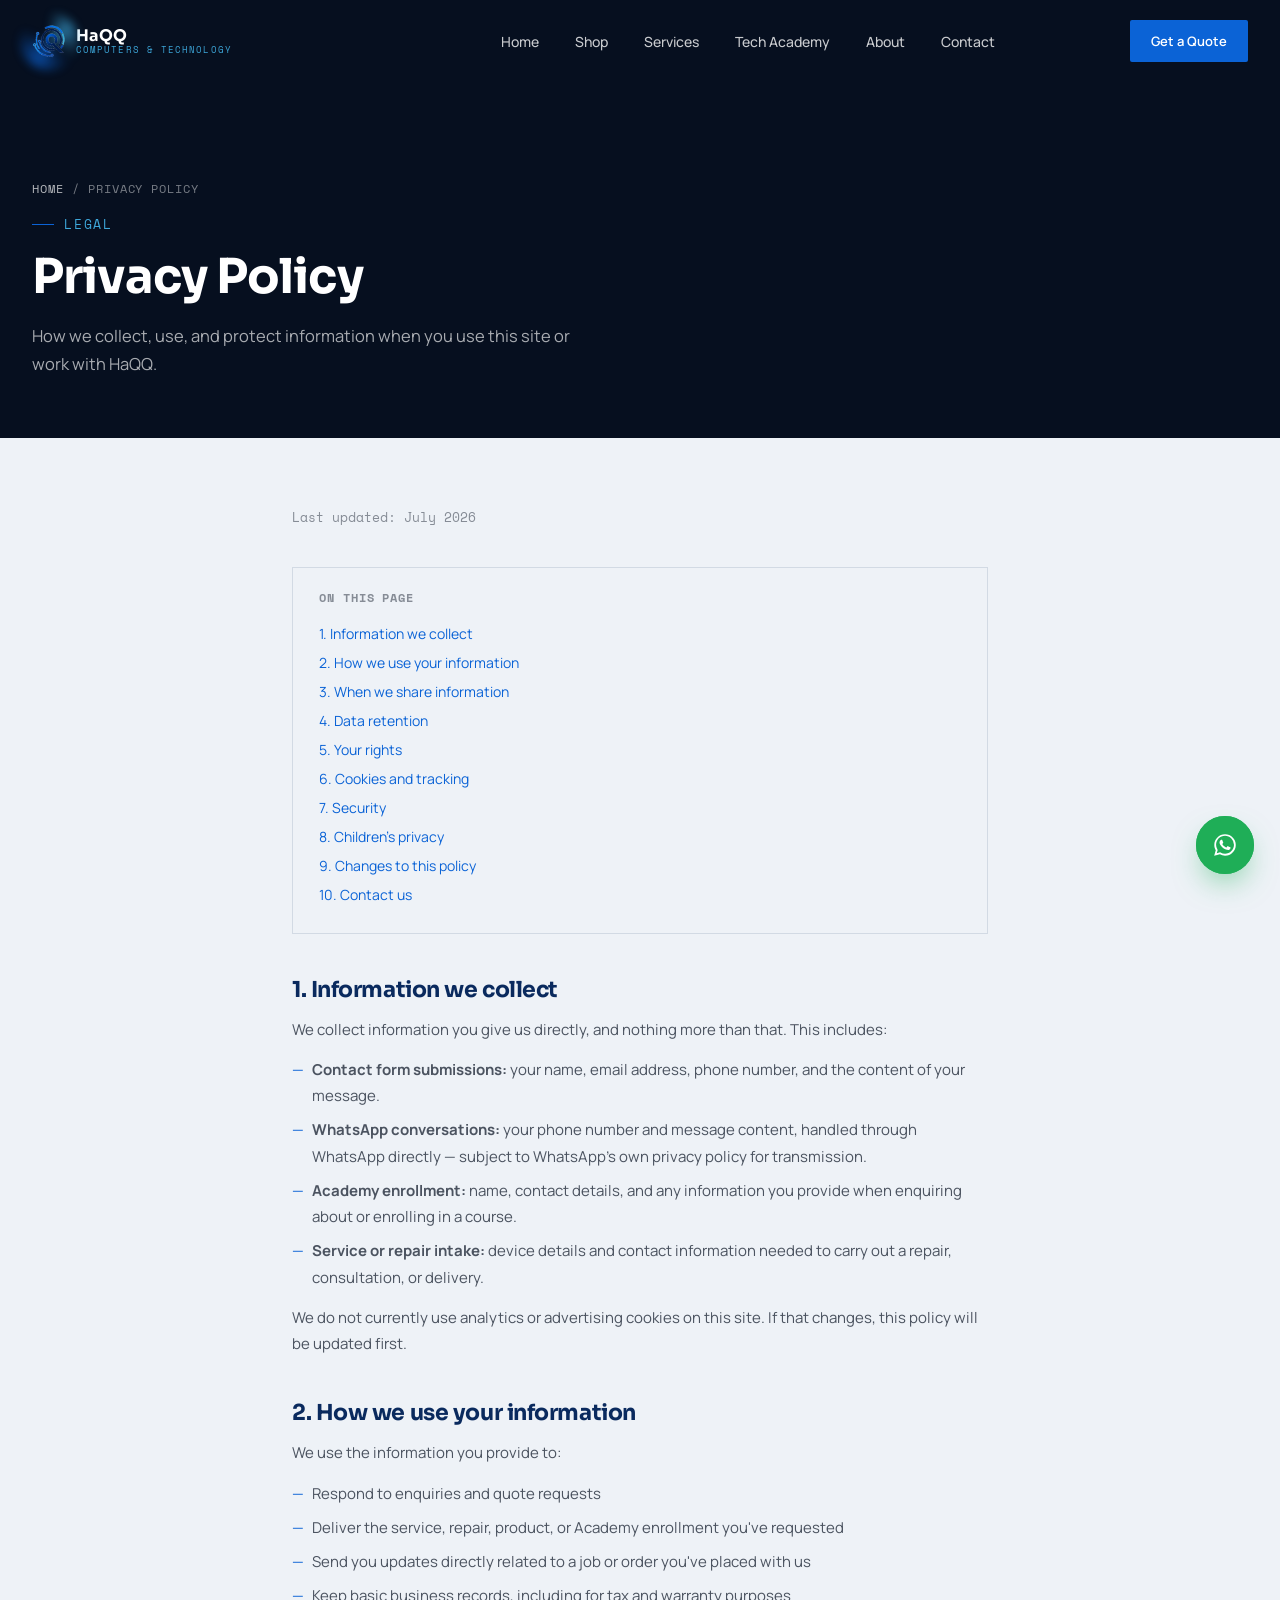
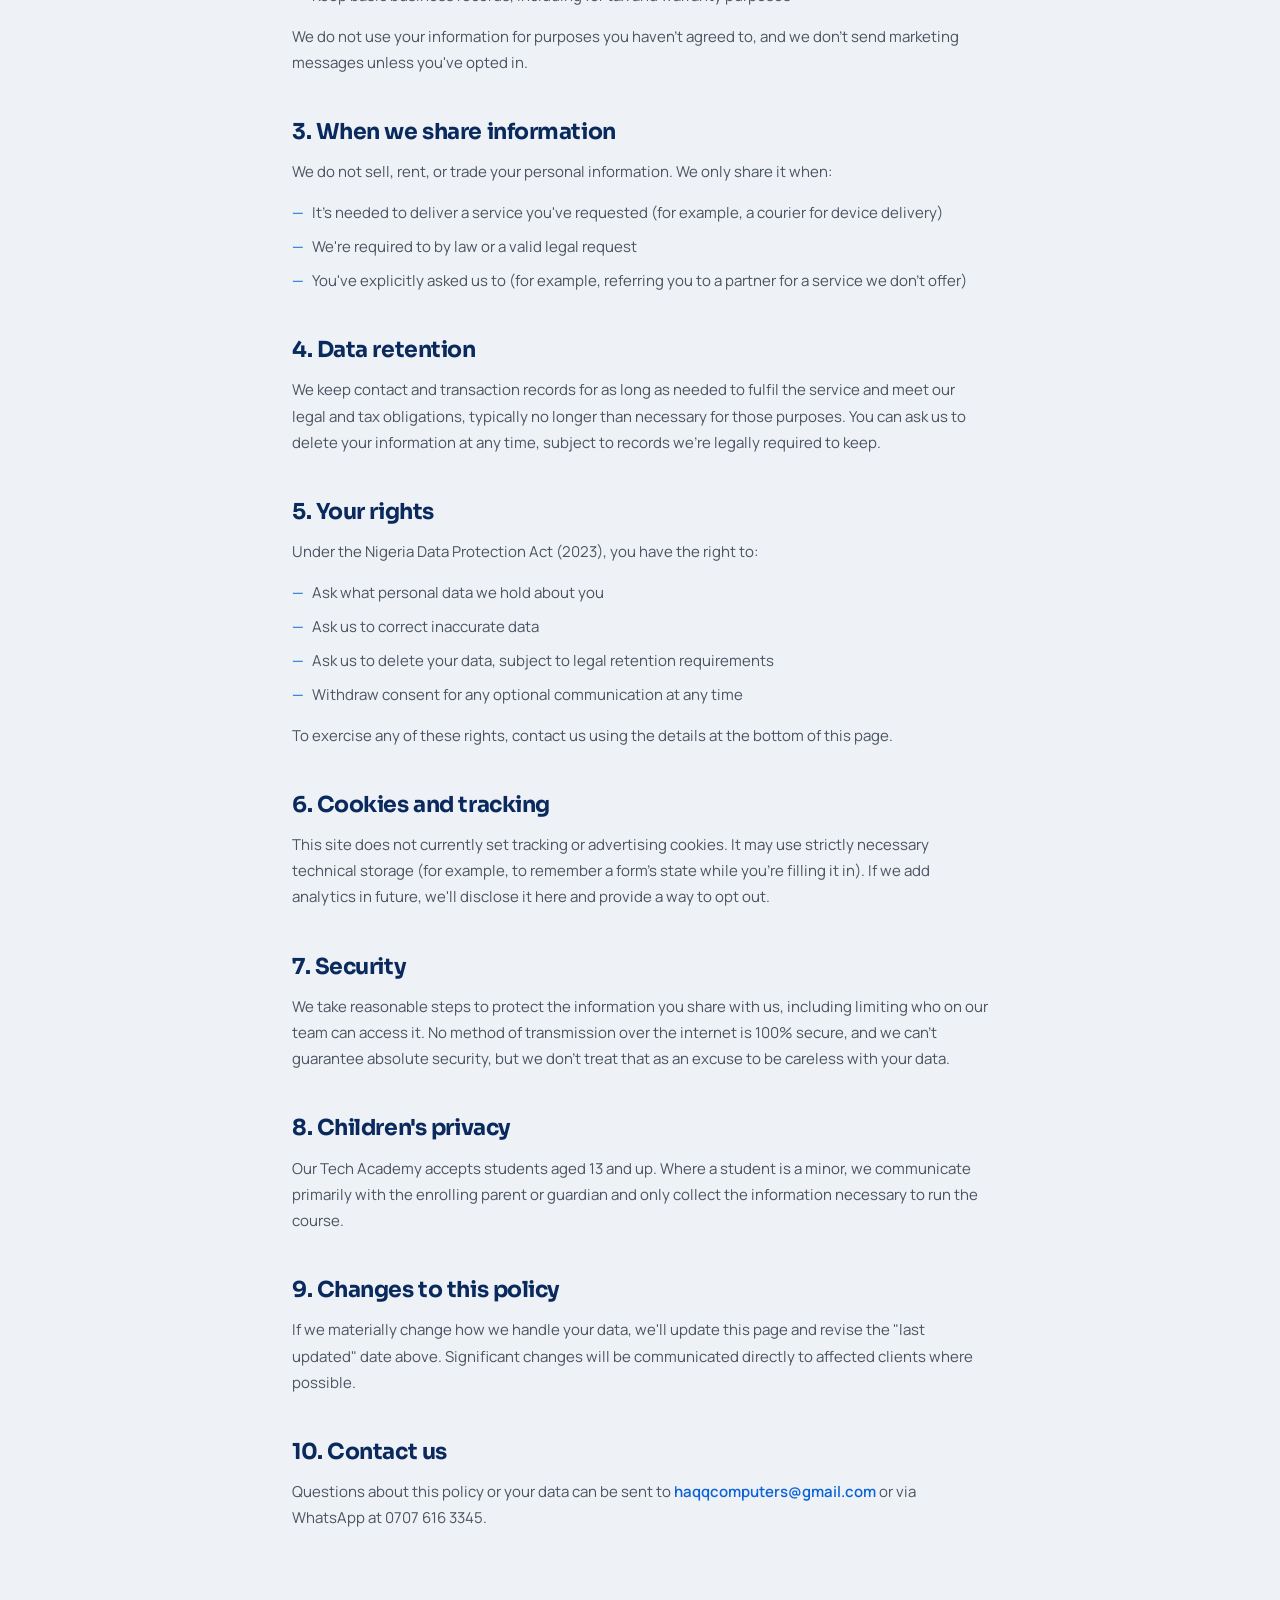
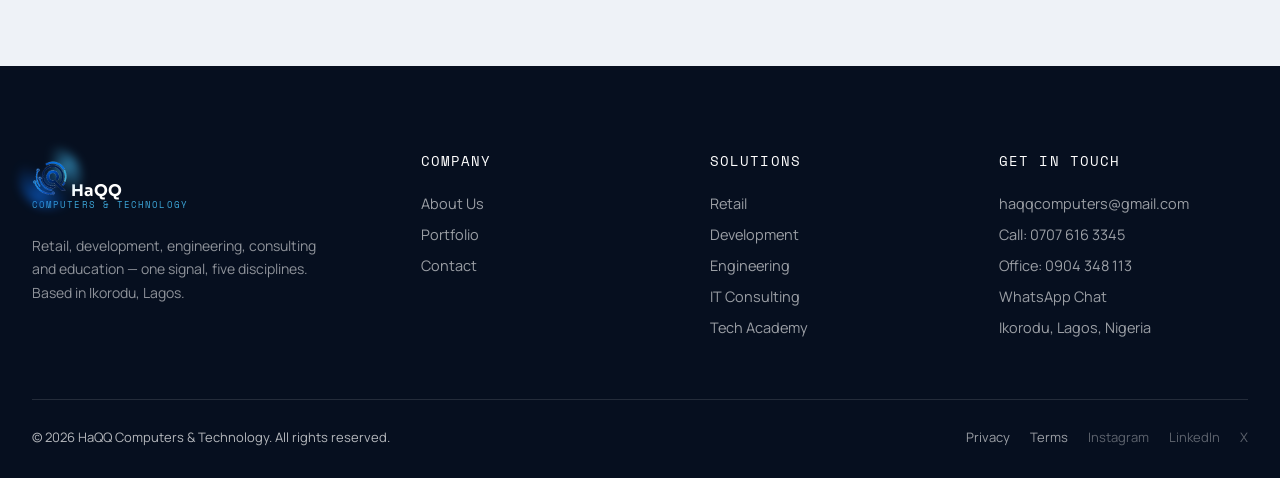
<file: privacy.html>
<!DOCTYPE html>
<html lang="en">
<head>
<meta charset="UTF-8">
<meta name="viewport" content="width=device-width, initial-scale=1.0">
<title>Privacy Policy | HaQQ Computers & Technology</title>
<meta name="description" content="How HaQQ Computers & Technology collects, uses, and protects your personal information.">
<link rel="icon" href="assets/logo-icon.png">
<!-- Open Graph / social preview -->
<meta property="og:type" content="website">
<meta property="og:site_name" content="HaQQ Computers & Technology">
<meta property="og:title" content="Privacy Policy | HaQQ Computers & Technology">
<meta property="og:description" content="How HaQQ Computers & Technology collects, uses, and protects your personal information.">
<meta property="og:url" content="https://haqqcomputers.netlify.app/privacy.html">
<meta property="og:image" content="https://haqqcomputers.netlify.app/assets/og-share.png">
<meta name="twitter:card" content="summary_large_image">
<meta name="twitter:title" content="Privacy Policy | HaQQ Computers & Technology">
<meta name="twitter:description" content="How HaQQ Computers & Technology collects, uses, and protects your personal information.">
<meta name="twitter:image" content="https://haqqcomputers.netlify.app/assets/og-share.png">
<link rel="canonical" href="https://haqqcomputers.netlify.app/privacy.html">
<link rel="preconnect" href="https://fonts.googleapis.com">
<link href="https://fonts.googleapis.com/css2?family=Sora:wght@500;600;700;800&family=Manrope:wght@400;500;600;700&family=Space+Mono:wght@400;700&display=swap" rel="stylesheet">
<link rel="stylesheet" href="css/style.css">
</head>
<body>

<div id="preloader" aria-hidden="true">
  <div class="preloader-mark"><img src="assets/logo-icon.png" alt=""></div>
</div>


<nav class="site-nav">
  <div class="wrap">
    <a href="index.html" class="nav-logo">
      <span class="logo-orbit"><img src="assets/logo-icon.png" alt="HaQQ Computers & Technology logo"></span>
      <span class="lockup">HaQQ<span>COMPUTERS &amp; TECHNOLOGY</span></span>
    </a>
    <div class="nav-overlay"></div>
    <ul class="nav-links">
      <li><a href="index.html">Home</a></li>
      <li><a href="shop.html">Shop</a></li>
      <li><a href="services.html">Services</a></li>
      <li><a href="academy.html">Tech Academy</a></li>
      <li><a href="about.html">About</a></li>
      <li><a href="contact.html">Contact</a></li>
    </ul>
    <div class="nav-cta">
      <a href="contact.html" class="btn btn-primary btn-sm">Get a Quote</a>
      <button class="nav-burger" aria-label="Toggle menu"><span></span><span></span><span></span></button>
    </div>
  </div>
</nav>

<header class="page-hero" style="padding-bottom:60px;">
  <div class="wrap">
    <div class="breadcrumb"><a href="index.html">Home</a> / Privacy Policy</div>
    <div class="eyebrow">Legal</div>
    <h1 style="font-size:clamp(32px,4.4vw,48px);">Privacy Policy</h1>
    <p>How we collect, use, and protect information when you use this site or work with HaQQ.</p>
  </div>
</header>

<section class="section-pad" style="padding-top:70px;">
  <div class="wrap legal-body">
    <span class="legal-updated">Last updated: July 2026</span>

    <div class="legal-toc">
      <h4>On This Page</h4>
      <a href="#information-we-collect">1. Information we collect</a>
      <a href="#how-we-use-it">2. How we use your information</a>
      <a href="#sharing">3. When we share information</a>
      <a href="#retention">4. Data retention</a>
      <a href="#your-rights">5. Your rights</a>
      <a href="#cookies">6. Cookies and tracking</a>
      <a href="#security">7. Security</a>
      <a href="#children">8. Children's privacy</a>
      <a href="#changes">9. Changes to this policy</a>
      <a href="#contact">10. Contact us</a>
    </div>

    <h2 id="information-we-collect">1. Information we collect</h2>
    <p>We collect information you give us directly, and nothing more than that. This includes:</p>
    <ul>
      <li><strong>Contact form submissions:</strong> your name, email address, phone number, and the content of your message.</li>
      <li><strong>WhatsApp conversations:</strong> your phone number and message content, handled through WhatsApp directly — subject to WhatsApp's own privacy policy for transmission.</li>
      <li><strong>Academy enrollment:</strong> name, contact details, and any information you provide when enquiring about or enrolling in a course.</li>
      <li><strong>Service or repair intake:</strong> device details and contact information needed to carry out a repair, consultation, or delivery.</li>
    </ul>
    <p>We do not currently use analytics or advertising cookies on this site. If that changes, this policy will be updated first.</p>

    <h2 id="how-we-use-it">2. How we use your information</h2>
    <p>We use the information you provide to:</p>
    <ul>
      <li>Respond to enquiries and quote requests</li>
      <li>Deliver the service, repair, product, or Academy enrollment you've requested</li>
      <li>Send you updates directly related to a job or order you've placed with us</li>
      <li>Keep basic business records, including for tax and warranty purposes</li>
    </ul>
    <p>We do not use your information for purposes you haven't agreed to, and we don't send marketing messages unless you've opted in.</p>

    <h2 id="sharing">3. When we share information</h2>
    <p>We do not sell, rent, or trade your personal information. We only share it when:</p>
    <ul>
      <li>It's needed to deliver a service you've requested (for example, a courier for device delivery)</li>
      <li>We're required to by law or a valid legal request</li>
      <li>You've explicitly asked us to (for example, referring you to a partner for a service we don't offer)</li>
    </ul>

    <h2 id="retention">4. Data retention</h2>
    <p>We keep contact and transaction records for as long as needed to fulfil the service and meet our legal and tax obligations, typically no longer than necessary for those purposes. You can ask us to delete your information at any time, subject to records we're legally required to keep.</p>

    <h2 id="your-rights">5. Your rights</h2>
    <p>Under the Nigeria Data Protection Act (2023), you have the right to:</p>
    <ul>
      <li>Ask what personal data we hold about you</li>
      <li>Ask us to correct inaccurate data</li>
      <li>Ask us to delete your data, subject to legal retention requirements</li>
      <li>Withdraw consent for any optional communication at any time</li>
    </ul>
    <p>To exercise any of these rights, contact us using the details at the bottom of this page.</p>

    <h2 id="cookies">6. Cookies and tracking</h2>
    <p>This site does not currently set tracking or advertising cookies. It may use strictly necessary technical storage (for example, to remember a form's state while you're filling it in). If we add analytics in future, we'll disclose it here and provide a way to opt out.</p>

    <h2 id="security">7. Security</h2>
    <p>We take reasonable steps to protect the information you share with us, including limiting who on our team can access it. No method of transmission over the internet is 100% secure, and we can't guarantee absolute security, but we don't treat that as an excuse to be careless with your data.</p>

    <h2 id="children">8. Children's privacy</h2>
    <p>Our Tech Academy accepts students aged 13 and up. Where a student is a minor, we communicate primarily with the enrolling parent or guardian and only collect the information necessary to run the course.</p>

    <h2 id="changes">9. Changes to this policy</h2>
    <p>If we materially change how we handle your data, we'll update this page and revise the "last updated" date above. Significant changes will be communicated directly to affected clients where possible.</p>

    <h2 id="contact">10. Contact us</h2>
    <p>Questions about this policy or your data can be sent to <a href="mailto:haqqcomputers@gmail.com" style="color:var(--signal); font-weight:600;">haqqcomputers@gmail.com</a> or via WhatsApp at 0707 616 3345.</p>
  </div>
</section>

<footer class="site-footer">
  <div class="wrap">
    <div class="footer-grid">
      <div>
        <a href="index.html" class="nav-logo" style="margin-bottom:18px;">
          <span class="logo-orbit" style="width:36px;height:36px;"><img src="assets/logo-icon.png" alt="HaQQ logo" style="height:36px;"></span>
          <span class="lockup">HaQQ<span>COMPUTERS &amp; TECHNOLOGY</span></span>
        </a>
        <p style="font-size:14px; line-height:1.7; max-width:32ch; color:rgba(255,255,255,.55); margin-top:14px;">Retail, development, engineering, consulting and education — one signal, five disciplines. Based in Ikorodu, Lagos.</p>
      </div>
      <div>
        <h4>Company</h4>
        <a href="about.html">About Us</a>
        <a href="about.html#portfolio">Portfolio</a>
        <a href="contact.html">Contact</a>
      </div>
      <div>
        <h4>Solutions</h4>
        <a href="shop.html">Retail</a>
        <a href="services.html">Development</a>
        <a href="services.html">Engineering</a>
        <a href="services.html">IT Consulting</a>
        <a href="academy.html">Tech Academy</a>
      </div>
      <div>
        <h4>Get in Touch</h4>
        <a href="mailto:haqqcomputers@gmail.com">haqqcomputers@gmail.com</a>
        <a href="tel:+2347076163345">Call: 0707 616 3345</a>
        <a href="tel:+2340904348113">Office: 0904 348 113</a>
        <a href="#" data-wa="Hi HaQQ, I'd like to talk about a project.">WhatsApp Chat</a>
        <a href="#">Ikorodu, Lagos, Nigeria</a>
      </div>
    </div>
    <div style="display:flex; justify-content:space-between; align-items:center; padding-top:28px; flex-wrap:wrap; gap:12px;">
      <span style="font-size:13px;">© <span class="js-year"></span> HaQQ Computers &amp; Technology. All rights reserved.</span>
      <div style="display:flex; gap:20px; align-items:center;">
        <a href="privacy.html" style="padding:0; font-size:13px;">Privacy</a>
        <a href="terms.html" style="padding:0; font-size:13px;">Terms</a>
        <span style="font-size:13px; color:rgba(255,255,255,.35);" title="Social profiles launching soon">Instagram</span>
        <span style="font-size:13px; color:rgba(255,255,255,.35);" title="Social profiles launching soon">LinkedIn</span>
        <span style="font-size:13px; color:rgba(255,255,255,.35);" title="Social profiles launching soon">X</span>
      </div>
    </div>
  </div>
</footer>

<a href="#" data-wa="Hi HaQQ, I'd like to talk about a project." class="wa-float" aria-label="Chat on WhatsApp">
  <svg width="26" height="26" viewBox="0 0 24 24" fill="currentColor"><path d="M12.04 2C6.58 2 2.13 6.45 2.13 11.91c0 1.75.46 3.44 1.34 4.93L2 22l5.28-1.39a9.9 9.9 0 004.76 1.21h.01c5.46 0 9.9-4.45 9.9-9.91C22 6.45 17.5 2 12.04 2zm0 18.06h-.01a8.24 8.24 0 01-4.2-1.15l-.3-.18-3.13.82.84-3.05-.2-.31a8.22 8.22 0 01-1.26-4.38c0-4.55 3.7-8.25 8.26-8.25 2.2 0 4.27.86 5.83 2.42a8.19 8.19 0 012.42 5.84c0 4.55-3.71 8.24-8.25 8.24zm4.52-6.16c-.25-.12-1.47-.72-1.7-.81-.23-.08-.39-.12-.56.13-.17.25-.64.81-.78.97-.14.17-.29.19-.53.06-.25-.12-1.05-.39-2-1.23-.74-.66-1.24-1.47-1.39-1.72-.14-.25-.02-.38.11-.51.11-.11.25-.29.37-.43.12-.15.16-.25.25-.42.08-.17.04-.31-.02-.44-.06-.12-.56-1.35-.77-1.85-.2-.48-.41-.42-.56-.43-.14-.01-.31-.01-.48-.01a.92.92 0 00-.67.31c-.23.25-.87.85-.87 2.08s.89 2.41 1.02 2.58c.12.17 1.75 2.67 4.25 3.74.59.26 1.06.41 1.42.52.6.19 1.14.16 1.57.1.48-.07 1.47-.6 1.68-1.18.21-.58.21-1.08.14-1.18-.06-.11-.23-.17-.48-.29z"/></svg>
</a>

<script src="js/main.js"></script>
</body>
</html>
</file>
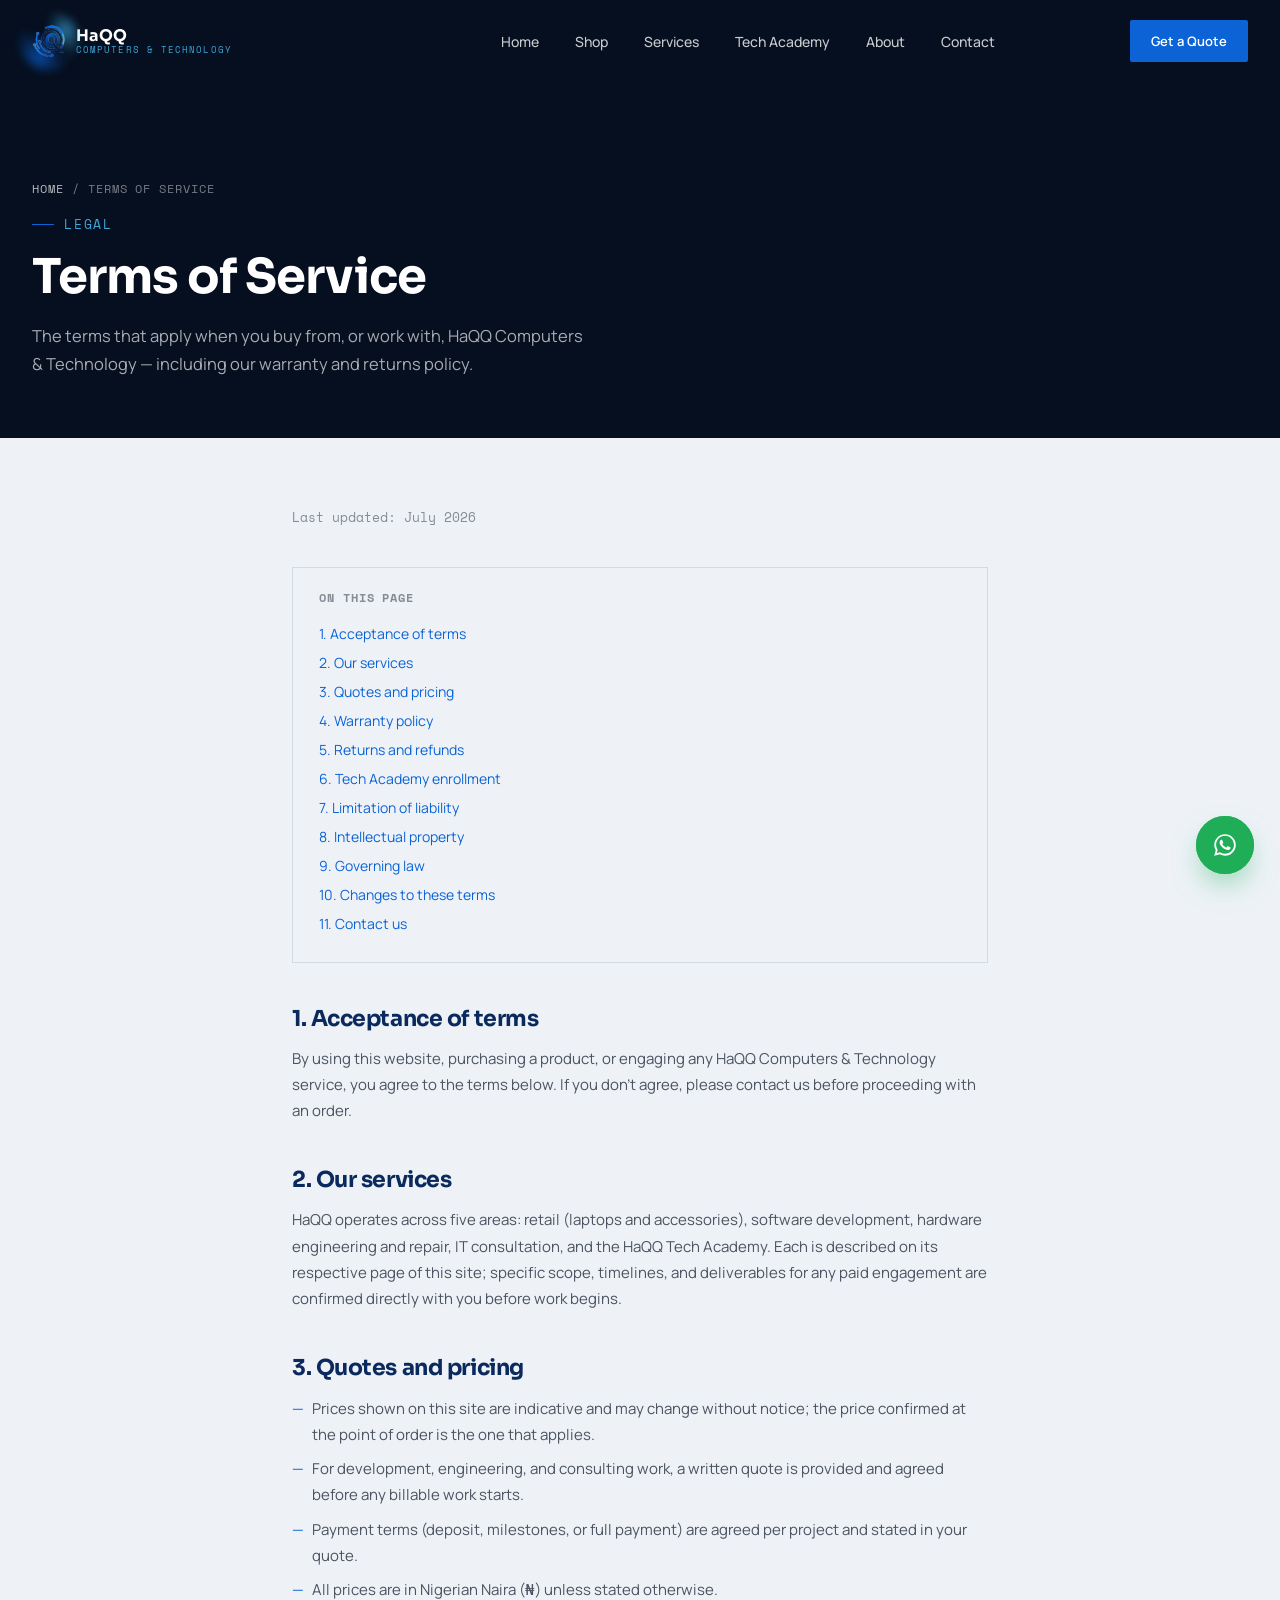
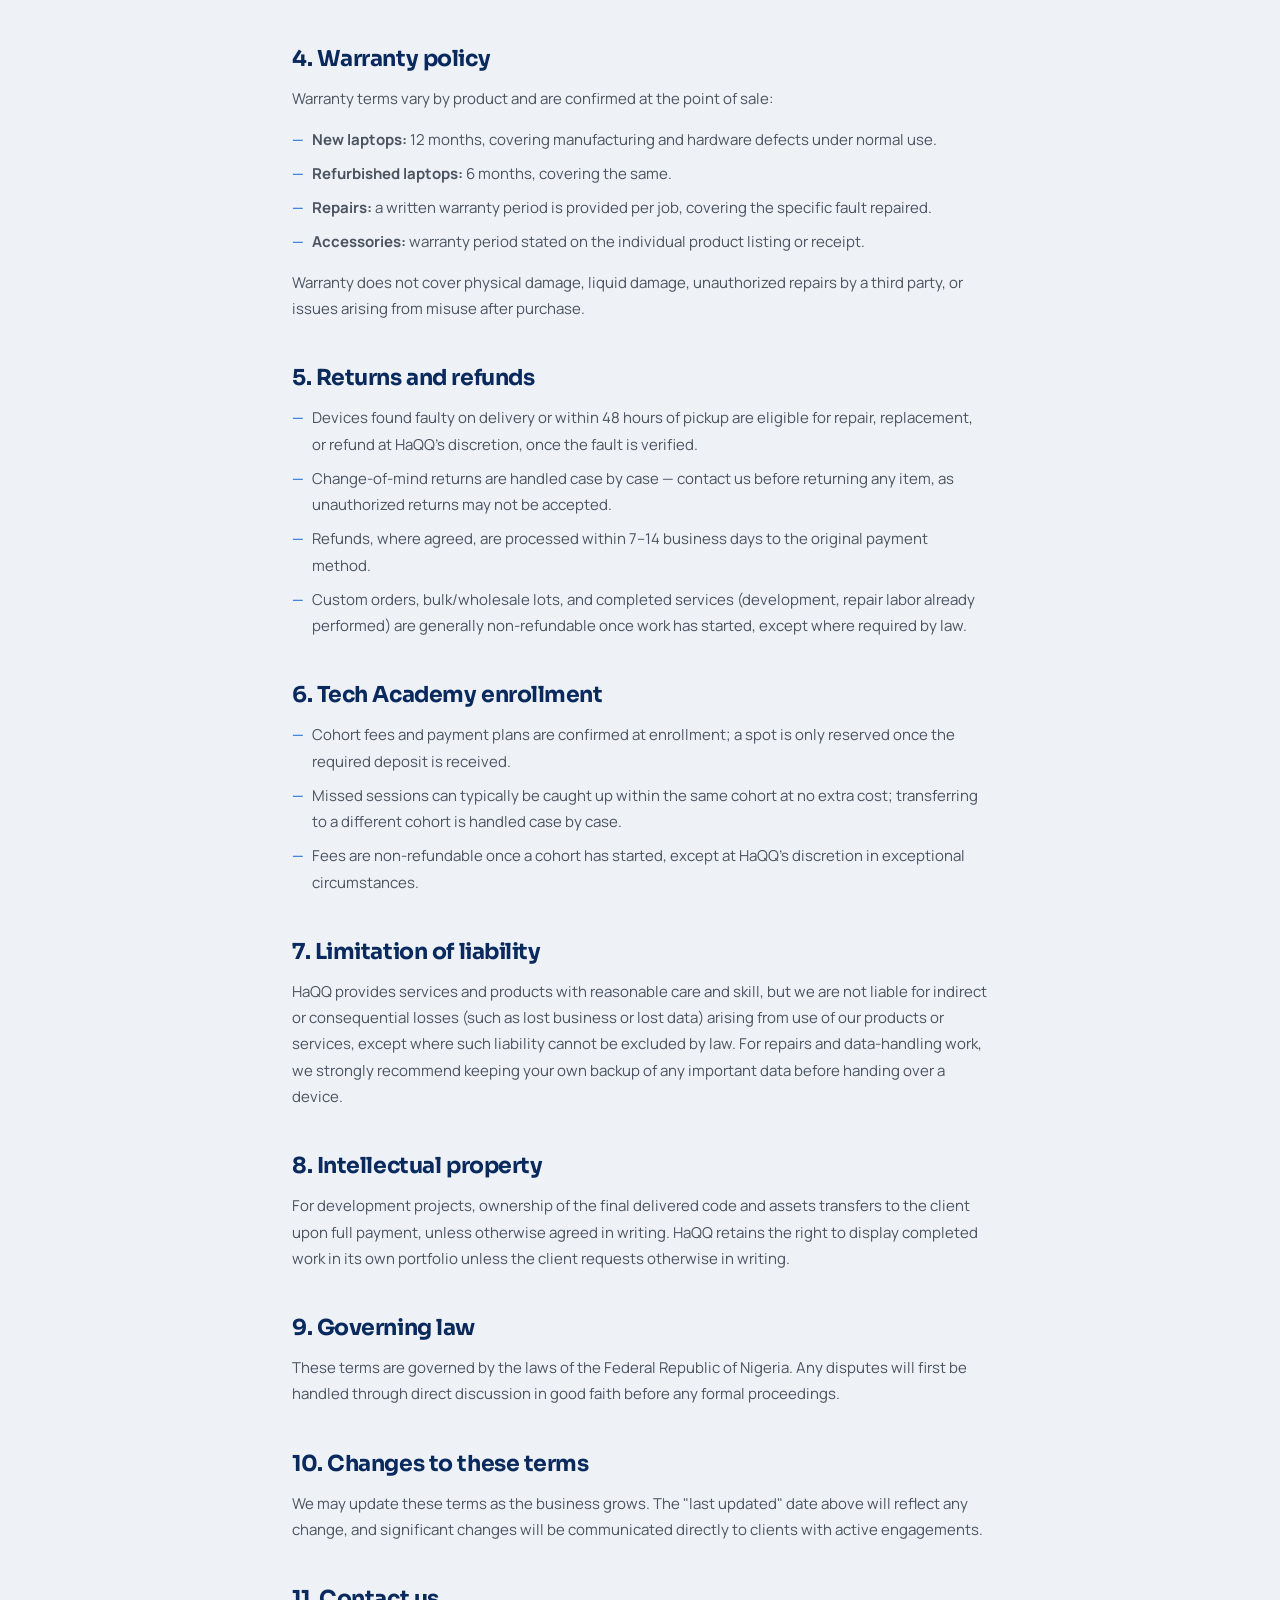
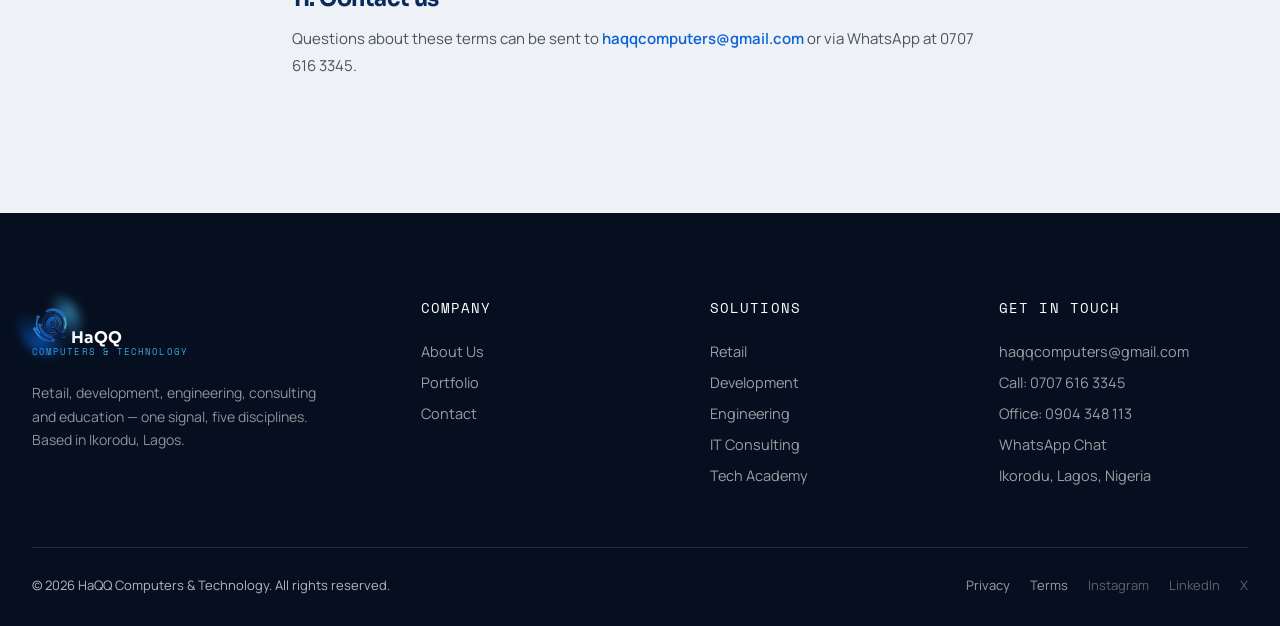
<file: terms.html>
<!DOCTYPE html>
<html lang="en">
<head>
<meta charset="UTF-8">
<meta name="viewport" content="width=device-width, initial-scale=1.0">
<title>Terms of Service | HaQQ Computers & Technology</title>
<meta name="description" content="Terms of service, warranty, and returns policy for HaQQ Computers & Technology.">
<link rel="icon" href="assets/logo-icon.png">
<!-- Open Graph / social preview -->
<meta property="og:type" content="website">
<meta property="og:site_name" content="HaQQ Computers & Technology">
<meta property="og:title" content="Terms of Service | HaQQ Computers & Technology">
<meta property="og:description" content="Terms of service, warranty, and returns policy for HaQQ Computers & Technology.">
<meta property="og:url" content="https://haqqcomputers.netlify.app/terms.html">
<meta property="og:image" content="https://haqqcomputers.netlify.app/assets/og-share.png">
<meta name="twitter:card" content="summary_large_image">
<meta name="twitter:title" content="Terms of Service | HaQQ Computers & Technology">
<meta name="twitter:description" content="Terms of service, warranty, and returns policy for HaQQ Computers & Technology.">
<meta name="twitter:image" content="https://haqqcomputers.netlify.app/assets/og-share.png">
<link rel="canonical" href="https://haqqcomputers.netlify.app/terms.html">
<link rel="preconnect" href="https://fonts.googleapis.com">
<link href="https://fonts.googleapis.com/css2?family=Sora:wght@500;600;700;800&family=Manrope:wght@400;500;600;700&family=Space+Mono:wght@400;700&display=swap" rel="stylesheet">
<link rel="stylesheet" href="css/style.css">
</head>
<body>

<div id="preloader" aria-hidden="true">
  <div class="preloader-mark"><img src="assets/logo-icon.png" alt=""></div>
</div>


<nav class="site-nav">
  <div class="wrap">
    <a href="index.html" class="nav-logo">
      <span class="logo-orbit"><img src="assets/logo-icon.png" alt="HaQQ Computers & Technology logo"></span>
      <span class="lockup">HaQQ<span>COMPUTERS &amp; TECHNOLOGY</span></span>
    </a>
    <div class="nav-overlay"></div>
    <ul class="nav-links">
      <li><a href="index.html">Home</a></li>
      <li><a href="shop.html">Shop</a></li>
      <li><a href="services.html">Services</a></li>
      <li><a href="academy.html">Tech Academy</a></li>
      <li><a href="about.html">About</a></li>
      <li><a href="contact.html">Contact</a></li>
    </ul>
    <div class="nav-cta">
      <a href="contact.html" class="btn btn-primary btn-sm">Get a Quote</a>
      <button class="nav-burger" aria-label="Toggle menu"><span></span><span></span><span></span></button>
    </div>
  </div>
</nav>

<header class="page-hero" style="padding-bottom:60px;">
  <div class="wrap">
    <div class="breadcrumb"><a href="index.html">Home</a> / Terms of Service</div>
    <div class="eyebrow">Legal</div>
    <h1 style="font-size:clamp(32px,4.4vw,48px);">Terms of Service</h1>
    <p>The terms that apply when you buy from, or work with, HaQQ Computers &amp; Technology — including our warranty and returns policy.</p>
  </div>
</header>

<section class="section-pad" style="padding-top:70px;">
  <div class="wrap legal-body">
    <span class="legal-updated">Last updated: July 2026</span>

    <div class="legal-toc">
      <h4>On This Page</h4>
      <a href="#acceptance">1. Acceptance of terms</a>
      <a href="#services">2. Our services</a>
      <a href="#quotes-pricing">3. Quotes and pricing</a>
      <a href="#warranty">4. Warranty policy</a>
      <a href="#returns">5. Returns and refunds</a>
      <a href="#academy-terms">6. Tech Academy enrollment</a>
      <a href="#liability">7. Limitation of liability</a>
      <a href="#ip">8. Intellectual property</a>
      <a href="#governing-law">9. Governing law</a>
      <a href="#changes-terms">10. Changes to these terms</a>
      <a href="#contact-terms">11. Contact us</a>
    </div>

    <h2 id="acceptance">1. Acceptance of terms</h2>
    <p>By using this website, purchasing a product, or engaging any HaQQ Computers &amp; Technology service, you agree to the terms below. If you don't agree, please contact us before proceeding with an order.</p>

    <h2 id="services">2. Our services</h2>
    <p>HaQQ operates across five areas: retail (laptops and accessories), software development, hardware engineering and repair, IT consultation, and the HaQQ Tech Academy. Each is described on its respective page of this site; specific scope, timelines, and deliverables for any paid engagement are confirmed directly with you before work begins.</p>

    <h2 id="quotes-pricing">3. Quotes and pricing</h2>
    <ul>
      <li>Prices shown on this site are indicative and may change without notice; the price confirmed at the point of order is the one that applies.</li>
      <li>For development, engineering, and consulting work, a written quote is provided and agreed before any billable work starts.</li>
      <li>Payment terms (deposit, milestones, or full payment) are agreed per project and stated in your quote.</li>
      <li>All prices are in Nigerian Naira (₦) unless stated otherwise.</li>
    </ul>

    <h2 id="warranty">4. Warranty policy</h2>
    <p>Warranty terms vary by product and are confirmed at the point of sale:</p>
    <ul>
      <li><strong>New laptops:</strong> 12 months, covering manufacturing and hardware defects under normal use.</li>
      <li><strong>Refurbished laptops:</strong> 6 months, covering the same.</li>
      <li><strong>Repairs:</strong> a written warranty period is provided per job, covering the specific fault repaired.</li>
      <li><strong>Accessories:</strong> warranty period stated on the individual product listing or receipt.</li>
    </ul>
    <p>Warranty does not cover physical damage, liquid damage, unauthorized repairs by a third party, or issues arising from misuse after purchase.</p>

    <h2 id="returns">5. Returns and refunds</h2>
    <ul>
      <li>Devices found faulty on delivery or within 48 hours of pickup are eligible for repair, replacement, or refund at HaQQ's discretion, once the fault is verified.</li>
      <li>Change-of-mind returns are handled case by case — contact us before returning any item, as unauthorized returns may not be accepted.</li>
      <li>Refunds, where agreed, are processed within 7–14 business days to the original payment method.</li>
      <li>Custom orders, bulk/wholesale lots, and completed services (development, repair labor already performed) are generally non-refundable once work has started, except where required by law.</li>
    </ul>

    <h2 id="academy-terms">6. Tech Academy enrollment</h2>
    <ul>
      <li>Cohort fees and payment plans are confirmed at enrollment; a spot is only reserved once the required deposit is received.</li>
      <li>Missed sessions can typically be caught up within the same cohort at no extra cost; transferring to a different cohort is handled case by case.</li>
      <li>Fees are non-refundable once a cohort has started, except at HaQQ's discretion in exceptional circumstances.</li>
    </ul>

    <h2 id="liability">7. Limitation of liability</h2>
    <p>HaQQ provides services and products with reasonable care and skill, but we are not liable for indirect or consequential losses (such as lost business or lost data) arising from use of our products or services, except where such liability cannot be excluded by law. For repairs and data-handling work, we strongly recommend keeping your own backup of any important data before handing over a device.</p>

    <h2 id="ip">8. Intellectual property</h2>
    <p>For development projects, ownership of the final delivered code and assets transfers to the client upon full payment, unless otherwise agreed in writing. HaQQ retains the right to display completed work in its own portfolio unless the client requests otherwise in writing.</p>

    <h2 id="governing-law">9. Governing law</h2>
    <p>These terms are governed by the laws of the Federal Republic of Nigeria. Any disputes will first be handled through direct discussion in good faith before any formal proceedings.</p>

    <h2 id="changes-terms">10. Changes to these terms</h2>
    <p>We may update these terms as the business grows. The "last updated" date above will reflect any change, and significant changes will be communicated directly to clients with active engagements.</p>

    <h2 id="contact-terms">11. Contact us</h2>
    <p>Questions about these terms can be sent to <a href="mailto:haqqcomputers@gmail.com" style="color:var(--signal); font-weight:600;">haqqcomputers@gmail.com</a> or via WhatsApp at 0707 616 3345.</p>
  </div>
</section>

<footer class="site-footer">
  <div class="wrap">
    <div class="footer-grid">
      <div>
        <a href="index.html" class="nav-logo" style="margin-bottom:18px;">
          <span class="logo-orbit" style="width:36px;height:36px;"><img src="assets/logo-icon.png" alt="HaQQ logo" style="height:36px;"></span>
          <span class="lockup">HaQQ<span>COMPUTERS &amp; TECHNOLOGY</span></span>
        </a>
        <p style="font-size:14px; line-height:1.7; max-width:32ch; color:rgba(255,255,255,.55); margin-top:14px;">Retail, development, engineering, consulting and education — one signal, five disciplines. Based in Ikorodu, Lagos.</p>
      </div>
      <div>
        <h4>Company</h4>
        <a href="about.html">About Us</a>
        <a href="about.html#portfolio">Portfolio</a>
        <a href="contact.html">Contact</a>
      </div>
      <div>
        <h4>Solutions</h4>
        <a href="shop.html">Retail</a>
        <a href="services.html">Development</a>
        <a href="services.html">Engineering</a>
        <a href="services.html">IT Consulting</a>
        <a href="academy.html">Tech Academy</a>
      </div>
      <div>
        <h4>Get in Touch</h4>
        <a href="mailto:haqqcomputers@gmail.com">haqqcomputers@gmail.com</a>
        <a href="tel:+2347076163345">Call: 0707 616 3345</a>
        <a href="tel:+2340904348113">Office: 0904 348 113</a>
        <a href="#" data-wa="Hi HaQQ, I'd like to talk about a project.">WhatsApp Chat</a>
        <a href="#">Ikorodu, Lagos, Nigeria</a>
      </div>
    </div>
    <div style="display:flex; justify-content:space-between; align-items:center; padding-top:28px; flex-wrap:wrap; gap:12px;">
      <span style="font-size:13px;">© <span class="js-year"></span> HaQQ Computers &amp; Technology. All rights reserved.</span>
      <div style="display:flex; gap:20px; align-items:center;">
        <a href="privacy.html" style="padding:0; font-size:13px;">Privacy</a>
        <a href="terms.html" style="padding:0; font-size:13px;">Terms</a>
        <span style="font-size:13px; color:rgba(255,255,255,.35);" title="Social profiles launching soon">Instagram</span>
        <span style="font-size:13px; color:rgba(255,255,255,.35);" title="Social profiles launching soon">LinkedIn</span>
        <span style="font-size:13px; color:rgba(255,255,255,.35);" title="Social profiles launching soon">X</span>
      </div>
    </div>
  </div>
</footer>

<a href="#" data-wa="Hi HaQQ, I'd like to talk about a project." class="wa-float" aria-label="Chat on WhatsApp">
  <svg width="26" height="26" viewBox="0 0 24 24" fill="currentColor"><path d="M12.04 2C6.58 2 2.13 6.45 2.13 11.91c0 1.75.46 3.44 1.34 4.93L2 22l5.28-1.39a9.9 9.9 0 004.76 1.21h.01c5.46 0 9.9-4.45 9.9-9.91C22 6.45 17.5 2 12.04 2zm0 18.06h-.01a8.24 8.24 0 01-4.2-1.15l-.3-.18-3.13.82.84-3.05-.2-.31a8.22 8.22 0 01-1.26-4.38c0-4.55 3.7-8.25 8.26-8.25 2.2 0 4.27.86 5.83 2.42a8.19 8.19 0 012.42 5.84c0 4.55-3.71 8.24-8.25 8.24zm4.52-6.16c-.25-.12-1.47-.72-1.7-.81-.23-.08-.39-.12-.56.13-.17.25-.64.81-.78.97-.14.17-.29.19-.53.06-.25-.12-1.05-.39-2-1.23-.74-.66-1.24-1.47-1.39-1.72-.14-.25-.02-.38.11-.51.11-.11.25-.29.37-.43.12-.15.16-.25.25-.42.08-.17.04-.31-.02-.44-.06-.12-.56-1.35-.77-1.85-.2-.48-.41-.42-.56-.43-.14-.01-.31-.01-.48-.01a.92.92 0 00-.67.31c-.23.25-.87.85-.87 2.08s.89 2.41 1.02 2.58c.12.17 1.75 2.67 4.25 3.74.59.26 1.06.41 1.42.52.6.19 1.14.16 1.57.1.48-.07 1.47-.6 1.68-1.18.21-.58.21-1.08.14-1.18-.06-.11-.23-.17-.48-.29z"/></svg>
</a>

<script src="js/main.js"></script>
</body>
</html>
</file>
<file: css/style.css>
/* ============================================================
   HaQQ Computers & Technology — Design System
   Tokens derived from brand mark: concentric signal-ring monogram
   ============================================================ */

:root{
  /* Core palette — pulled from logo analysis */
  --ink:        #060f1f;   /* near-black navy, cinematic canvas */
  --navy:       #0a2a5e;   /* primary brand navy, headings on light */
  --signal:     #0b63d6;   /* primary accent — CTAs, links */
  --cyan:       #3da7da;   /* secondary accent — motion, highlights */
  --porcelain:  #eef2f7;   /* light surface */
  --paper:      #ffffff;   /* card surface */
  --amber:      #e8a33d;   /* utility only — stock/sale badges */

  --ink-70:     rgba(6,15,31,.7);
  --ink-45:     rgba(6,15,31,.45);
  --line:       rgba(10,42,94,.12);
  --line-dark:  rgba(255,255,255,.12);

  --display: 'Sora', sans-serif;
  --body:    'Manrope', sans-serif;
  --mono:    'Space Mono', monospace;

  --container: 1320px;
}

*{ box-sizing:border-box; margin:0; padding:0; }
html{ scroll-behavior:smooth; overflow-x:hidden; width:100%; }
body{
  font-family:var(--body);
  color:var(--navy);
  background:var(--porcelain);
  -webkit-font-smoothing:antialiased;
  overflow-x:hidden;
  width:100%;
}
img{ max-width:100%; display:block; }
canvas, video, iframe{ max-width:100%; }
a{ color:inherit; text-decoration:none; }
ul{ list-style:none; }
button{ font-family:inherit; cursor:pointer; }

.wrap{ max-width:var(--container); margin:0 auto; padding:0 32px; }
@media (max-width:640px){ .wrap{ padding:0 20px; } }

h1,h2,h3,h4{ font-family:var(--display); font-weight:700; letter-spacing:-0.02em; line-height:1.05; }
.eyebrow{
  font-family:var(--mono); font-size:12.5px; letter-spacing:.14em; text-transform:uppercase;
  color:var(--signal); display:flex; align-items:center; gap:10px; font-weight:500;
}
.eyebrow::before{ content:''; width:22px; height:1px; background:var(--signal); display:block; }

/* Focus visibility */
a:focus-visible, button:focus-visible, input:focus-visible, textarea:focus-visible, select:focus-visible{
  outline:2px solid var(--signal); outline-offset:3px; border-radius:2px;
}

@media (prefers-reduced-motion: reduce){
  *{ animation-duration:.001ms !important; animation-iteration-count:1 !important; transition-duration:.001ms !important; scroll-behavior:auto !important; }
}

/* ---------------- Buttons ---------------- */
.btn{
  display:inline-flex; align-items:center; gap:10px;
  padding:15px 28px; border-radius:2px; font-weight:600; font-size:14.5px;
  border:1px solid transparent; transition:transform .35s cubic-bezier(.2,.8,.2,1), background .3s, color .3s, border-color .3s;
  white-space:nowrap;
}
.btn-primary{ background:var(--signal); color:#fff; }
.btn-primary:hover{ background:var(--navy); transform:translateY(-2px); }
.btn-ghost{ border-color:var(--line); color:var(--navy); }
.btn-ghost:hover{ border-color:var(--signal); color:var(--signal); transform:translateY(-2px); }
.btn-ghost-dark{ border-color:var(--line-dark); color:#fff; }
.btn-ghost-dark:hover{ border-color:var(--cyan); color:var(--cyan); transform:translateY(-2px); }
.btn-wa{ background:#1fae57; color:#fff; }
.btn-wa:hover{ background:#178f47; transform:translateY(-2px); }
.btn-sm{ padding:11px 20px; font-size:13px; }

/* ---------------- Nav ---------------- */
.site-nav{
  position:fixed; top:0; left:0; right:0; z-index:100;
  padding:20px 0; transition:background .4s, padding .4s, border-color .4s;
  border-bottom:1px solid transparent;
}
.site-nav.scrolled{ background:rgba(6,15,31,.86); backdrop-filter:blur(14px); padding:14px 0; border-color:var(--line-dark); }
.site-nav .wrap{ display:flex; align-items:center; justify-content:space-between; }
.nav-logo{ display:flex; align-items:center; gap:10px; }
.logo-orbit{ position:relative; display:inline-flex; align-items:center; justify-content:center; width:34px; height:34px; flex-shrink:0; }
.logo-orbit::before{
  content:''; position:absolute; width:170%; height:170%; border-radius:50%;
  background:conic-gradient(from 0deg, transparent 0deg, var(--cyan) 55deg, transparent 130deg, var(--signal) 210deg, transparent 300deg);
  animation:logo-orbit-spin 5s linear infinite; filter:blur(5px); opacity:.65; z-index:0;
}
.logo-orbit img{ position:relative; z-index:1; height:34px; width:auto; animation:logo-glow-pulse 3s ease-in-out infinite; }
@keyframes logo-orbit-spin{ to{ transform:rotate(360deg); } }
@keyframes logo-glow-pulse{ 0%,100%{ filter:drop-shadow(0 0 3px rgba(61,167,218,.4)); } 50%{ filter:drop-shadow(0 0 9px rgba(61,167,218,.75)); } }
@media (prefers-reduced-motion: reduce){ .logo-orbit::before{ animation:none; opacity:.4; } .logo-orbit img{ animation:none; } }
.nav-logo img{ height:34px; width:auto; }
.nav-logo .lockup{ font-family:var(--display); font-weight:700; font-size:16px; color:#fff; line-height:1.1; }
.nav-logo .lockup span{ display:block; font-family:var(--mono); font-size:9px; letter-spacing:.12em; color:var(--cyan); font-weight:400; }
.nav-links{ display:flex; align-items:center; gap:36px; }
.nav-links a{ font-size:14px; font-weight:500; color:rgba(255,255,255,.78); transition:color .25s; position:relative; }
.nav-links a:hover, .nav-links a.active{ color:#fff; }
.nav-links a.active::after{ content:''; position:absolute; left:0; right:0; bottom:-8px; height:2px; background:var(--cyan); }
.nav-cta{ display:flex; align-items:center; gap:14px; }
.nav-burger{ display:none; }

@media (max-width:980px){
  .nav-links{ position:fixed; top:0; right:0; height:100vh; width:78%; max-width:340px;
    background:var(--ink); flex-direction:column; align-items:flex-start; justify-content:center;
    padding:40px; gap:28px; transition:transform .45s cubic-bezier(.2,.8,.2,1); border-left:1px solid var(--line-dark);
    transform:translateX(100%); z-index:95; }
  .nav-links.open{ transform:translateX(0); }
  .nav-links a{ font-size:19px; }
  .nav-burger{ display:flex; flex-direction:column; justify-content:center; align-items:center; gap:5px; width:26px; height:26px; z-index:200; background:none; border:none; padding:0; -webkit-appearance:none; appearance:none; }
  .nav-burger span{ display:block; width:100%; height:2px; background:#fff; border-radius:2px; transition:.3s; }
  .nav-cta .btn-ghost-dark span.txt{ display:none; }
  .nav-overlay{ position:fixed; inset:0; background:rgba(0,0,0,.5); opacity:0; pointer-events:none; transition:opacity .4s; z-index:90; }
  .nav-overlay.show{ opacity:1; pointer-events:auto; }
}

/* ---------------- Signal Ring — signature motif ---------------- */
.signal-ring{ transform-origin:center; }
.signal-ring .arc{ animation:ring-spin 34s linear infinite; transform-origin:center; }
.signal-ring .arc.rev{ animation-direction:reverse; animation-duration:46s; }
.signal-ring .node{ animation:node-pulse 3.2s ease-in-out infinite; }
@keyframes ring-spin{ to{ transform:rotate(360deg); } }
@keyframes node-pulse{ 0%,100%{ opacity:.35; } 50%{ opacity:1; } }

/* ---------------- Reveal (3D entrance) ---------------- */
.reveal{ opacity:0; transform:perspective(900px) translateY(28px) rotateX(6deg); transform-origin:bottom center; transition:opacity .8s cubic-bezier(.2,.7,.2,1), transform .8s cubic-bezier(.2,.7,.2,1); will-change:transform,opacity; }
.reveal.in{ opacity:1; transform:perspective(900px) translateY(0) rotateX(0deg); }
.reveal-d1{ transition-delay:.08s; } .reveal-d2{ transition-delay:.16s; } .reveal-d3{ transition-delay:.24s; } .reveal-d4{ transition-delay:.32s; }

/* ---------------- Tap / touch feedback (mobile-first) ---------------- */
.btn:active{ transform:scale(.95); }
.card:active{ transform:scale(.98); }
.filter-chip:active, .tab-btn:active{ transform:scale(.94); }
.product-card{ transform-style:preserve-3d; transition:transform .35s cubic-bezier(.2,.8,.2,1), box-shadow .4s; }

/* ---------------- 3D tilt (pointer-driven, desktop + touch) ---------------- */
.tilt-card{ transform-style:preserve-3d; transition:transform .5s cubic-bezier(.2,.8,.2,1); }
.tilt-card .product-media, .tilt-card .product-body{ transform:translateZ(0); }

/* ---------------- Page load transition ---------------- */
body{ animation:page-in .6s cubic-bezier(.2,.8,.2,1); }
@keyframes page-in{ from{ opacity:0; transform:translateY(10px); } to{ opacity:1; transform:none; } }

/* ---------------- Parallax hero content ---------------- */
.hero-main, .hero-side{ will-change:transform; }

/* ---------------- Sections ---------------- */
section{ position:relative; }
.section-pad{ padding:120px 0; }
@media (max-width:768px){ .section-pad{ padding:76px 0; } }
.dark-section{ background:var(--ink); color:#fff; }
.academy-dark{ background:linear-gradient(155deg, var(--navy) 0%, var(--ink) 60%); border-top:1px solid rgba(61,167,218,.18); }
.dark-section .eyebrow{ color:var(--cyan); }

/* ---------------- Cards ---------------- */
.card{ background:var(--paper); border:1px solid var(--line); transition:transform .4s, box-shadow .4s, border-color .4s; }
.card:hover{ transform:translateY(-6px); box-shadow:0 24px 48px -20px rgba(10,42,94,.22); border-color:transparent; }

/* ---------------- Footer ---------------- */
footer.site-footer{ background:var(--ink); color:rgba(255,255,255,.7); padding:88px 0 32px; }
footer.site-footer h4{ color:#fff; font-size:14px; font-family:var(--mono); letter-spacing:.08em; text-transform:uppercase; margin-bottom:20px; font-weight:500; }
footer.site-footer a{ color:rgba(255,255,255,.6); font-size:14.5px; display:block; padding:6px 0; transition:color .25s; }
footer.site-footer a:hover{ color:var(--cyan); }
.footer-grid{ display:grid; grid-template-columns:1.4fr 1fr 1fr 1fr; gap:40px; padding-bottom:56px; border-bottom:1px solid var(--line-dark); }
@media (max-width:760px){ .footer-grid{ grid-template-columns:1fr 1fr; gap:32px 24px; } .footer-grid > div:first-child{ grid-column:1 / -1; } }
@media (max-width:460px){ .footer-grid{ grid-template-columns:1fr; } }

/* ---------------- WhatsApp float ---------------- */
.wa-float{
  position:fixed; bottom:26px; right:26px; z-index:80;
  width:58px; height:58px; border-radius:50%; background:#1fae57; color:#fff;
  display:flex; align-items:center; justify-content:center; box-shadow:0 14px 30px -8px rgba(31,174,87,.55);
  transition:transform .3s;
}
.wa-float:hover{ transform:scale(1.08); }
.wa-float::before{ content:''; position:absolute; inset:0; border-radius:50%; border:2px solid #1fae57; animation:wa-ping 2.4s ease-out infinite; }
@keyframes wa-ping{ 0%{ transform:scale(1); opacity:.7; } 100%{ transform:scale(1.6); opacity:0; } }

/* ---------------- Misc utility ---------------- */
.tag{ font-family:var(--mono); font-size:11px; letter-spacing:.08em; text-transform:uppercase; padding:5px 10px; border:1px solid var(--line); color:var(--navy); }
.tag-amber{ color:#8a5a12; border-color:rgba(232,163,61,.5); background:rgba(232,163,61,.12); }
.divider{ height:1px; background:var(--line); }
.stat-num{ font-family:var(--display); font-weight:700; font-size:clamp(32px,4vw,52px); color:var(--navy); }
.mono{ font-family:var(--mono); }

::selection{ background:var(--signal); color:#fff; }

/* ---------------- Preloader ---------------- */
#preloader{
  position:fixed; inset:0; z-index:9999; background:var(--ink);
  display:flex; align-items:center; justify-content:center;
  transition:opacity .5s ease, visibility .5s ease;
}
#preloader.loaded{ opacity:0; visibility:hidden; pointer-events:none; }
.preloader-mark{ position:relative; width:76px; height:76px; display:flex; align-items:center; justify-content:center; }
.preloader-mark::before{
  content:''; position:absolute; width:100%; height:100%; border-radius:50%;
  background:conic-gradient(from 0deg, transparent 0deg, var(--cyan) 55deg, transparent 130deg, var(--signal) 210deg, transparent 300deg);
  animation:logo-orbit-spin 1.1s linear infinite; filter:blur(4px); opacity:.85;
}
.preloader-mark img{ position:relative; z-index:1; width:44px; height:auto; animation:logo-glow-pulse 1.6s ease-in-out infinite; }
@media (prefers-reduced-motion: reduce){ #preloader{ transition:none; } .preloader-mark::before, .preloader-mark img{ animation:none; } }

/* Page hero offset title treatment shared */
.title-huge{ font-size:clamp(40px,6.4vw,92px); }

/* ============================================================
   Page-specific: HOME
   ============================================================ */

/* ---- Hero ---- */
.hero{ background:var(--ink); color:#fff; min-height:100vh; display:flex; align-items:center; position:relative; overflow:hidden; padding-top:120px; padding-bottom:60px; }
.hero-canvas-wrap{ position:absolute; inset:0; overflow:hidden; }
.hero-bg-photo{ position:absolute; inset:0; width:100%; height:100%; object-fit:cover; opacity:.4; filter:saturate(1.1); }
.hero-video-overlay{ position:absolute; inset:0; background:linear-gradient(115deg, var(--ink) 22%, rgba(6,15,31,.8) 48%, rgba(6,15,31,.6) 72%, rgba(6,15,31,.9) 100%); }
#hero-canvas{ position:absolute; inset:0; width:100%; height:100%; display:block; }
.hero .wrap{ position:relative; z-index:2; display:grid; grid-template-columns:1.1fr .9fr; gap:40px; align-items:end; }
.hero-kicker{ margin-bottom:26px; }
.hero h1{ font-size:clamp(42px,6.6vw,86px); color:#fff; }
.hero h1 em{ font-style:normal; color:var(--cyan); }
.hero-sub{ font-size:18px; color:rgba(255,255,255,.68); max-width:480px; margin:26px 0 38px; line-height:1.6; }
.hero-ctas{ display:flex; gap:16px; flex-wrap:wrap; }
.hero-side{ border-left:1px solid var(--line-dark); padding-left:32px; display:flex; flex-direction:column; gap:26px; }
.hero-side .item{ display:flex; align-items:baseline; gap:12px; }
.hero-side .item b{ font-family:var(--display); font-size:26px; color:#fff; }
.hero-side .item span{ font-size:12.5px; color:rgba(255,255,255,.55); font-family:var(--mono); text-transform:uppercase; letter-spacing:.06em; }
.hero-scroll{ position:absolute; bottom:28px; left:32px; z-index:2; display:flex; align-items:center; gap:10px; font-family:var(--mono); font-size:11px; letter-spacing:.1em; text-transform:uppercase; color:rgba(255,255,255,.5); }
.hero-scroll .line{ width:1px; height:34px; background:linear-gradient(to bottom, var(--cyan), transparent); animation:scroll-pulse 2s ease-in-out infinite; }
@keyframes scroll-pulse{ 0%,100%{ opacity:.3; } 50%{ opacity:1; } }

@media (max-width:900px){
  .hero .wrap{ grid-template-columns:1fr; }
  .hero-side{ border-left:none; border-top:1px solid var(--line-dark); padding-left:0; padding-top:24px; flex-direction:row; flex-wrap:wrap; }
}

/* ---- Trust strip ---- */
.trust-strip{ background:var(--paper); border-bottom:1px solid var(--line); padding:26px 0; }
.trust-strip .wrap{ display:flex; align-items:center; justify-content:space-between; flex-wrap:wrap; gap:18px; }
.trust-strip .label{ font-family:var(--mono); font-size:11.5px; letter-spacing:.1em; text-transform:uppercase; color:var(--ink-45); }
.trust-logos{ display:flex; gap:34px; align-items:center; flex-wrap:wrap; opacity:.75; }
.trust-logos span{ font-family:var(--display); font-weight:700; font-size:16px; color:var(--navy); letter-spacing:.01em; }

/* ---- Service matrix ---- */
.matrix{ display:grid; grid-template-columns:repeat(12,1fr); gap:22px; }
.matrix-3col{ display:grid; grid-template-columns:repeat(3,1fr); gap:22px; }
@media (max-width:860px){ .matrix-3col{ grid-template-columns:1fr; } }
.pillar{ grid-column:span 6; padding:38px 34px; position:relative; }
.pillar:nth-child(1){ grid-column:span 7; }
.pillar:nth-child(2){ grid-column:span 5; }
.pillar:nth-child(3){ grid-column:span 5; }
.pillar:nth-child(4){ grid-column:span 7; }
.pillar:nth-child(5){ grid-column:span 12; display:flex; align-items:center; gap:40px; }
.pillar .num{ font-family:var(--mono); font-size:12px; color:var(--cyan); }
.pillar h3{ font-size:26px; margin:16px 0 12px; color:var(--navy); }
.pillar p{ color:var(--ink-70); font-size:15px; line-height:1.65; max-width:46ch; }
.pillar .go{ margin-top:20px; display:inline-flex; align-items:center; gap:8px; font-size:13.5px; font-weight:600; color:var(--signal); }
.pillar-icon{ width:44px; height:44px; }
@media (max-width:860px){
  .pillar, .pillar:nth-child(1), .pillar:nth-child(2), .pillar:nth-child(3), .pillar:nth-child(4){ grid-column:span 12; }
  .pillar:nth-child(5){ flex-direction:column; align-items:flex-start; gap:16px; }
}

/* ---- Product teaser cards ---- */
.product-grid{ display:grid; grid-template-columns:repeat(3,1fr); gap:24px; }
.product-card{ overflow:hidden; }
.product-media{ aspect-ratio:4/3; background:linear-gradient(135deg,var(--porcelain),#dfe7ee); position:relative; display:flex; align-items:center; justify-content:center; overflow:hidden; }
.product-media svg{ width:58%; opacity:.9; }
.product-media img{ width:100%; height:100%; object-fit:cover; display:block; transition:transform .6s cubic-bezier(.2,.8,.2,1); }
.product-card:hover .product-media img{ transform:scale(1.06); }
.product-media .stock-badge{ position:absolute; top:12px; left:12px; z-index:2; }
.product-body{ padding:22px; }
.product-body .cat{ font-family:var(--mono); font-size:11px; text-transform:uppercase; letter-spacing:.08em; color:var(--ink-45); }
.product-body h4{ font-family:var(--display); font-size:19px; margin:8px 0 6px; }
.product-body .price{ font-family:var(--mono); font-size:16px; color:var(--signal); font-weight:600; }
.product-body .old-price{ font-family:var(--mono); font-size:13px; color:var(--ink-45); text-decoration:line-through; margin-left:8px; }
@media (max-width:860px){ .product-grid{ grid-template-columns:1fr; } }

/* ---- Portfolio strip ---- */
.portfolio-strip{ display:grid; grid-template-columns:repeat(3,1fr); gap:2px; background:var(--line); }
.portfolio-item{ background:var(--ink); aspect-ratio:3/4; position:relative; overflow:hidden; display:flex; align-items:flex-end; padding:28px; }
.portfolio-item img{ position:absolute; inset:0; width:100%; height:100%; object-fit:cover; transition:transform .6s cubic-bezier(.2,.8,.2,1); }
.portfolio-item:hover img{ transform:scale(1.06); }
.portfolio-item::before{ content:''; position:absolute; inset:0; background:linear-gradient(180deg, rgba(6,15,31,.15) 30%, rgba(6,15,31,.92) 100%); z-index:1; }
.portfolio-item .content{ position:relative; z-index:2; color:#fff; }
.portfolio-item .icon-illustration{ position:absolute; inset:0; display:flex; align-items:center; justify-content:center; background:radial-gradient(circle at 50% 38%, rgba(11,99,214,.22), transparent 65%); }
.portfolio-item .icon-illustration svg{ width:46%; max-width:120px; opacity:.92; }
.portfolio-item .icon-illustration .ring{ position:absolute; width:70%; aspect-ratio:1; border:1px solid rgba(61,167,218,.2); border-radius:50%; }
.portfolio-item .icon-illustration .ring.r2{ width:95%; border-color:rgba(11,99,214,.14); }
.portfolio-item .tag-line{ font-family:var(--mono); font-size:11px; color:var(--cyan); text-transform:uppercase; letter-spacing:.08em; }
.portfolio-item h4{ font-size:21px; margin-top:8px; }
@media (max-width:860px){ .portfolio-strip{ grid-template-columns:1fr; } }

/* ---- Academy teaser ---- */
.academy-teaser{ display:grid; grid-template-columns:1fr 1fr; gap:60px; align-items:center; }
.cohort-card{ border:1px solid var(--line-dark); padding:28px; }
.cohort-card + .cohort-card{ margin-top:14px; }
.cohort-card .row{ display:flex; justify-content:space-between; align-items:center; }
.cohort-card h5{ font-family:var(--display); font-size:18px; color:#fff; }
.cohort-card .meta{ font-family:var(--mono); font-size:12px; color:rgba(255,255,255,.55); margin-top:6px; }
@media (max-width:860px){ .academy-teaser{ grid-template-columns:1fr; } }

/* ---- Testimonials ---- */
.carousel{ position:relative; overflow:hidden; }
.carousel-track{ display:flex; transition:transform .6s cubic-bezier(.2,.8,.2,1); }
.carousel-slide{ min-width:100%; }
.testi-card{ max-width:760px; margin:0 auto; text-align:center; padding:0 20px; }
.testi-card p{ font-family:var(--display); font-size:clamp(20px,2.6vw,30px); line-height:1.45; color:var(--navy); }
.testi-card .who{ margin-top:26px; font-family:var(--mono); font-size:13px; color:var(--ink-45); }
.carousel-dots{ display:flex; gap:8px; justify-content:center; margin-top:34px; }
.carousel-dot{ width:8px; height:8px; border-radius:50%; background:var(--line); border:none; padding:0; }
.carousel-dot.active{ background:var(--signal); width:22px; border-radius:4px; transition:.3s; }
.carousel-arrows{ display:flex; justify-content:center; gap:16px; margin-top:20px; }
.carousel-arrows button{ width:40px; height:40px; border:1px solid var(--line); background:none; border-radius:50%; display:flex; align-items:center; justify-content:center; transition:.3s; }
.carousel-arrows button:hover{ border-color:var(--signal); color:var(--signal); }

/* ---- Blog/Insights ---- */
.insight-grid{ display:grid; grid-template-columns:repeat(3,1fr); gap:24px; }
.insight-card .meta-row{ display:flex; justify-content:space-between; font-family:var(--mono); font-size:11px; color:var(--ink-45); margin-bottom:14px; text-transform:uppercase; letter-spacing:.06em; }
.insight-card h4{ font-size:19px; margin-bottom:10px; }
.insight-card p{ font-size:14.5px; color:var(--ink-70); line-height:1.6; }
.insight-card{ padding:26px; }
@media (max-width:860px){ .insight-grid{ grid-template-columns:1fr; } }

/* ---- FAQ ---- */
.accordion-item{ border-bottom:1px solid var(--line); }
.accordion-trigger{ width:100%; text-align:left; background:none; border:none; padding:24px 0; display:flex; justify-content:space-between; align-items:center; font-family:var(--display); font-size:17px; color:var(--navy); }
.accordion-trigger .plus{ width:20px; height:20px; position:relative; flex-shrink:0; }
.accordion-trigger .plus::before, .accordion-trigger .plus::after{ content:''; position:absolute; background:var(--signal); transition:transform .3s; }
.accordion-trigger .plus::before{ width:100%; height:2px; top:50%; left:0; transform:translateY(-50%); }
.accordion-trigger .plus::after{ width:2px; height:100%; left:50%; top:0; transform:translateX(-50%); }
.accordion-item.open .accordion-trigger .plus::after{ transform:translateX(-50%) rotate(90deg); opacity:0; }
.accordion-panel{ max-height:0; overflow:hidden; transition:max-height .4s ease; }
.accordion-item.open .accordion-panel{ max-height:240px; }
.accordion-panel p{ padding-bottom:24px; color:var(--ink-70); font-size:15px; line-height:1.65; max-width:70ch; }

/* ---- Closing CTA band ---- */
.cta-band{ background:linear-gradient(120deg, var(--navy), var(--ink)); color:#fff; padding:90px 0; text-align:center; position:relative; overflow:hidden; }
.cta-band h2{ font-size:clamp(30px,4.4vw,52px); max-width:780px; margin:0 auto 30px; }
.cta-band-ctas{ display:flex; gap:16px; justify-content:center; flex-wrap:wrap; }

/* Grid helpers */
.grid-2{ display:grid; grid-template-columns:1fr 1fr; gap:40px; }
@media (max-width:860px){ .grid-2{ grid-template-columns:1fr; } }
.flex-between{ display:flex; align-items:center; justify-content:space-between; }
.section-head{ display:flex; justify-content:space-between; align-items:flex-end; gap:20px; margin-bottom:56px; flex-wrap:wrap; }
.section-head h2{ font-size:clamp(28px,3.6vw,44px); margin-top:16px; max-width:600px; }
.section-head p{ max-width:380px; color:var(--ink-70); font-size:15px; line-height:1.6; }

/* ============================================================
   Page-specific: INNER PAGE HERO (shared across Shop/Services/Academy/About/Contact)
   ============================================================ */
.page-hero{ background:var(--ink); color:#fff; padding:180px 0 90px; position:relative; overflow:hidden; }
.page-hero .ring-bg{ position:absolute; top:50%; right:-120px; transform:translateY(-50%); opacity:.5; width:520px; }
.page-hero .eyebrow{ color:var(--cyan); }
.page-hero h1{ color:#fff; font-size:clamp(38px,5.4vw,64px); margin:18px 0 20px; max-width:14ch; }
.page-hero p{ color:rgba(255,255,255,.65); max-width:56ch; font-size:16.5px; line-height:1.7; }
.breadcrumb{ font-family:var(--mono); font-size:12px; color:rgba(255,255,255,.45); text-transform:uppercase; letter-spacing:.08em; margin-bottom:18px; }
.breadcrumb a{ color:rgba(255,255,255,.7); }

/* ---- Tabs (Services) ---- */
.tab-bar{ display:flex; gap:6px; border-bottom:1px solid var(--line); margin-bottom:56px; flex-wrap:wrap; }
.tab-btn{ padding:16px 22px; font-family:var(--mono); font-size:13px; letter-spacing:.04em; text-transform:uppercase; background:none; border:none; color:var(--ink-45); position:relative; }
.tab-btn.active{ color:var(--signal); }
.tab-btn.active::after{ content:''; position:absolute; left:0; right:0; bottom:-1px; height:2px; background:var(--signal); }
.tab-panel{ display:none; }
.tab-panel.active{ display:block; animation:tab-fade .5s ease; }
@keyframes tab-fade{ from{ opacity:0; transform:translateY(10px);} to{ opacity:1; transform:none;} }

.service-detail{ display:grid; grid-template-columns:1fr 1fr; gap:60px; align-items:start; }
.service-detail .visual{ aspect-ratio:1/1; background:linear-gradient(135deg,var(--porcelain),#dde6ee); position:relative; overflow:hidden; }
.service-detail .visual .ph{ position:absolute; inset:0; background:radial-gradient(circle at 25% 25%, rgba(11,99,214,.18), transparent 55%), radial-gradient(circle at 75% 75%, rgba(61,167,218,.22), transparent 55%); }
.service-detail .visual img{ width:100%; height:100%; object-fit:cover; display:block; }
.service-list{ margin-top:26px; }
.service-list li{ display:flex; gap:14px; padding:14px 0; border-top:1px solid var(--line); font-size:15px; }
.service-list li:last-child{ border-bottom:1px solid var(--line); }
.service-list .mono{ color:var(--signal); flex-shrink:0; }
@media (max-width:860px){ .service-detail{ grid-template-columns:1fr; } }

.process-row{ display:grid; grid-template-columns:repeat(4,1fr); gap:2px; background:var(--line); margin-top:20px; }
.process-step{ background:var(--paper); padding:30px 24px; }
.process-step .n{ font-family:var(--mono); color:var(--signal); font-size:13px; }
.process-step h5{ font-family:var(--display); font-size:17px; margin:12px 0 8px; }
.process-step p{ font-size:13.5px; color:var(--ink-70); line-height:1.55; }
@media (max-width:860px){ .process-row{ grid-template-columns:1fr; } }

/* ---- Pricing / plan cards ---- */
.plan-grid{ display:grid; grid-template-columns:repeat(3,1fr); gap:24px; }
.plan-card{ padding:34px 30px; display:flex; flex-direction:column; }
.plan-card.featured{ background:var(--navy); color:#fff; position:relative; }
.plan-card.featured .eyebrow{ color:var(--cyan); }
.plan-card .plan-price{ font-family:var(--display); font-size:38px; margin:16px 0 20px; }
.plan-card .plan-price span{ font-family:var(--mono); font-size:13px; font-weight:400; opacity:.6; }
.plan-card ul{ margin:22px 0; flex:1; }
.plan-card ul li{ font-size:14px; padding:8px 0; display:flex; gap:10px; }
.plan-card.featured ul li, .plan-card.featured p{ color:rgba(255,255,255,.75); }
@media (max-width:860px){ .plan-grid{ grid-template-columns:1fr; } }

/* ---- Shop ---- */
.shop-toolbar{ display:flex; justify-content:space-between; align-items:center; margin-bottom:36px; flex-wrap:wrap; gap:16px; }
.filter-chips{ display:flex; gap:10px; flex-wrap:wrap; }
.filter-chip{ padding:9px 18px; border:1px solid var(--line); background:none; font-size:13px; font-weight:500; color:var(--navy); border-radius:20px; transition:.25s; }
.filter-chip.active, .filter-chip:hover{ background:var(--navy); color:#fff; border-color:var(--navy); }
.shop-grid{ display:grid; grid-template-columns:repeat(3,1fr); gap:24px; }
.product-card .specs{ display:flex; gap:10px; margin-top:10px; flex-wrap:wrap; }
.product-card .specs span{ font-family:var(--mono); font-size:10.5px; color:var(--ink-45); border:1px solid var(--line); padding:3px 8px; }
@media (max-width:860px){ .shop-grid{ grid-template-columns:1fr 1fr; } }
@media (max-width:560px){ .shop-grid{ grid-template-columns:1fr; } }

/* ---- Academy enrollment ---- */
.track-card{ padding:32px; display:flex; flex-direction:column; height:100%; }
.track-card .badge{ align-self:flex-start; }
.track-card h3{ font-size:23px; margin:16px 0 10px; }
.track-card .duration{ font-family:var(--mono); font-size:12.5px; color:var(--ink-45); margin-bottom:16px; }
.curriculum-item{ border-top:1px solid var(--line); padding:16px 0; display:flex; justify-content:space-between; align-items:center; }
.curriculum-item:last-child{ border-bottom:1px solid var(--line); }
.week-tag{ font-family:var(--mono); font-size:11px; color:var(--signal); }

/* ---- About / Team / Values ---- */
.value-grid{ display:grid; grid-template-columns:repeat(3,1fr); gap:2px; background:var(--line); margin-top:20px; }
.value-item{ background:var(--paper); padding:34px; }
.value-item .n{ font-family:var(--mono); font-size:12px; color:var(--signal); }
.value-item h4{ font-size:19px; margin:14px 0 10px; }
.value-item p{ font-size:14px; color:var(--ink-70); line-height:1.6; }
@media (max-width:860px){ .value-grid{ grid-template-columns:1fr; } }

.timeline{ position:relative; padding-left:32px; border-left:1px solid var(--line); }
.timeline-item{ position:relative; padding-bottom:44px; }
.timeline-item::before{ content:''; position:absolute; left:-37px; top:2px; width:11px; height:11px; border-radius:50%; background:var(--signal); border:3px solid var(--porcelain); }
.timeline-item .yr{ font-family:var(--mono); color:var(--signal); font-size:13px; }
.timeline-item h4{ font-size:19px; margin:8px 0; }
.timeline-item p{ font-size:14.5px; color:var(--ink-70); line-height:1.6; max-width:52ch; }

.team-grid{ display:grid; grid-template-columns:repeat(4,1fr); gap:24px; }
.team-card .photo{ aspect-ratio:1/1; background:linear-gradient(150deg,var(--navy),var(--ink)); margin-bottom:14px; position:relative; overflow:hidden; display:flex; align-items:center; justify-content:center; }
.team-card .photo::before{ content:''; position:absolute; inset:0; background:radial-gradient(circle at 30% 25%, rgba(61,167,218,.28), transparent 60%); }
.team-card .photo .initial{ position:relative; z-index:1; font-family:var(--display); font-weight:700; font-size:44px; color:#fff; opacity:.92; }
.team-card .photo .role-icon{ position:relative; z-index:1; width:38px; height:38px; opacity:.85; }
.team-card h5{ font-family:var(--display); font-size:16px; }
.team-card span{ font-family:var(--mono); font-size:12px; color:var(--ink-45); }
@media (max-width:860px){ .team-grid{ grid-template-columns:1fr 1fr; } }

/* ---- Contact ---- */
.contact-grid{ display:grid; grid-template-columns:1fr 1fr; gap:60px; }
.contact-info-card{ padding:28px; border-bottom:1px solid var(--line); }
.contact-info-card:last-child{ border-bottom:none; }
.contact-info-card .lbl{ font-family:var(--mono); font-size:11.5px; text-transform:uppercase; letter-spacing:.08em; color:var(--ink-45); margin-bottom:8px; }
.contact-info-card a, .contact-info-card p{ font-family:var(--display); font-size:19px; color:var(--navy); }
.form-field{ margin-bottom:20px; }
.form-field label{ display:block; font-family:var(--mono); font-size:12px; text-transform:uppercase; letter-spacing:.06em; color:var(--ink-45); margin-bottom:8px; }
.form-field input, .form-field select, .form-field textarea{
  width:100%; padding:14px 16px; border:1px solid var(--line); background:var(--paper); font-family:var(--body); font-size:14.5px; color:var(--navy); transition:border-color .25s;
}
.form-field input:focus, .form-field select:focus, .form-field textarea:focus{ border-color:var(--signal); outline:none; }
.form-row{ display:grid; grid-template-columns:1fr 1fr; gap:20px; }
.form-status{ margin-top:16px; font-size:14px; min-height:20px; }
@media (max-width:860px){ .contact-grid, .form-row{ grid-template-columns:1fr; } }

.map-embed{ margin-top:20px; overflow:hidden; filter:grayscale(.15) contrast(1.05); border:1px solid var(--line); }
.map-embed iframe{ display:block; }

/* ============================================================
   Legal pages
   ============================================================ */
.legal-body{ max-width:760px; }
.legal-body h2{ font-size:22px; margin:44px 0 16px; color:var(--navy); }
.legal-body h2:first-child{ margin-top:0; }
.legal-body h3{ font-size:16px; margin:26px 0 10px; color:var(--navy); }
.legal-body p{ font-size:15px; line-height:1.75; color:var(--ink-70); margin-bottom:14px; }
.legal-body ul{ margin:0 0 14px 0; }
.legal-body li{ font-size:15px; line-height:1.75; color:var(--ink-70); padding-left:20px; position:relative; margin-bottom:8px; }
.legal-body li::before{ content:'—'; position:absolute; left:0; color:var(--signal); }
.legal-updated{ font-family:var(--mono); font-size:12.5px; color:var(--ink-45); margin-bottom:40px; display:block; }
.legal-toc{ border:1px solid var(--line); padding:24px 26px; margin-bottom:44px; }
.legal-toc h4{ font-family:var(--mono); font-size:11.5px; text-transform:uppercase; letter-spacing:.08em; color:var(--ink-45); margin-bottom:14px; }
.legal-toc a{ display:block; font-size:14px; color:var(--signal); padding:5px 0; }

/* ---------------- Shop pagination ---------------- */
.shop-pagination{ display:flex; justify-content:center; align-items:center; gap:8px; margin-top:50px; flex-wrap:wrap; }
.page-btn{ min-width:40px; height:40px; padding:0 12px; border:1px solid var(--line); background:var(--paper); color:var(--navy); font-family:var(--mono); font-size:13px; font-weight:500; border-radius:2px; transition:.25s; }
.page-btn:hover:not(.disabled):not(.active){ border-color:var(--signal); color:var(--signal); }
.page-btn.active{ background:var(--navy); color:#fff; border-color:var(--navy); }
.page-btn.disabled{ opacity:.35; cursor:not-allowed; }
</file>
